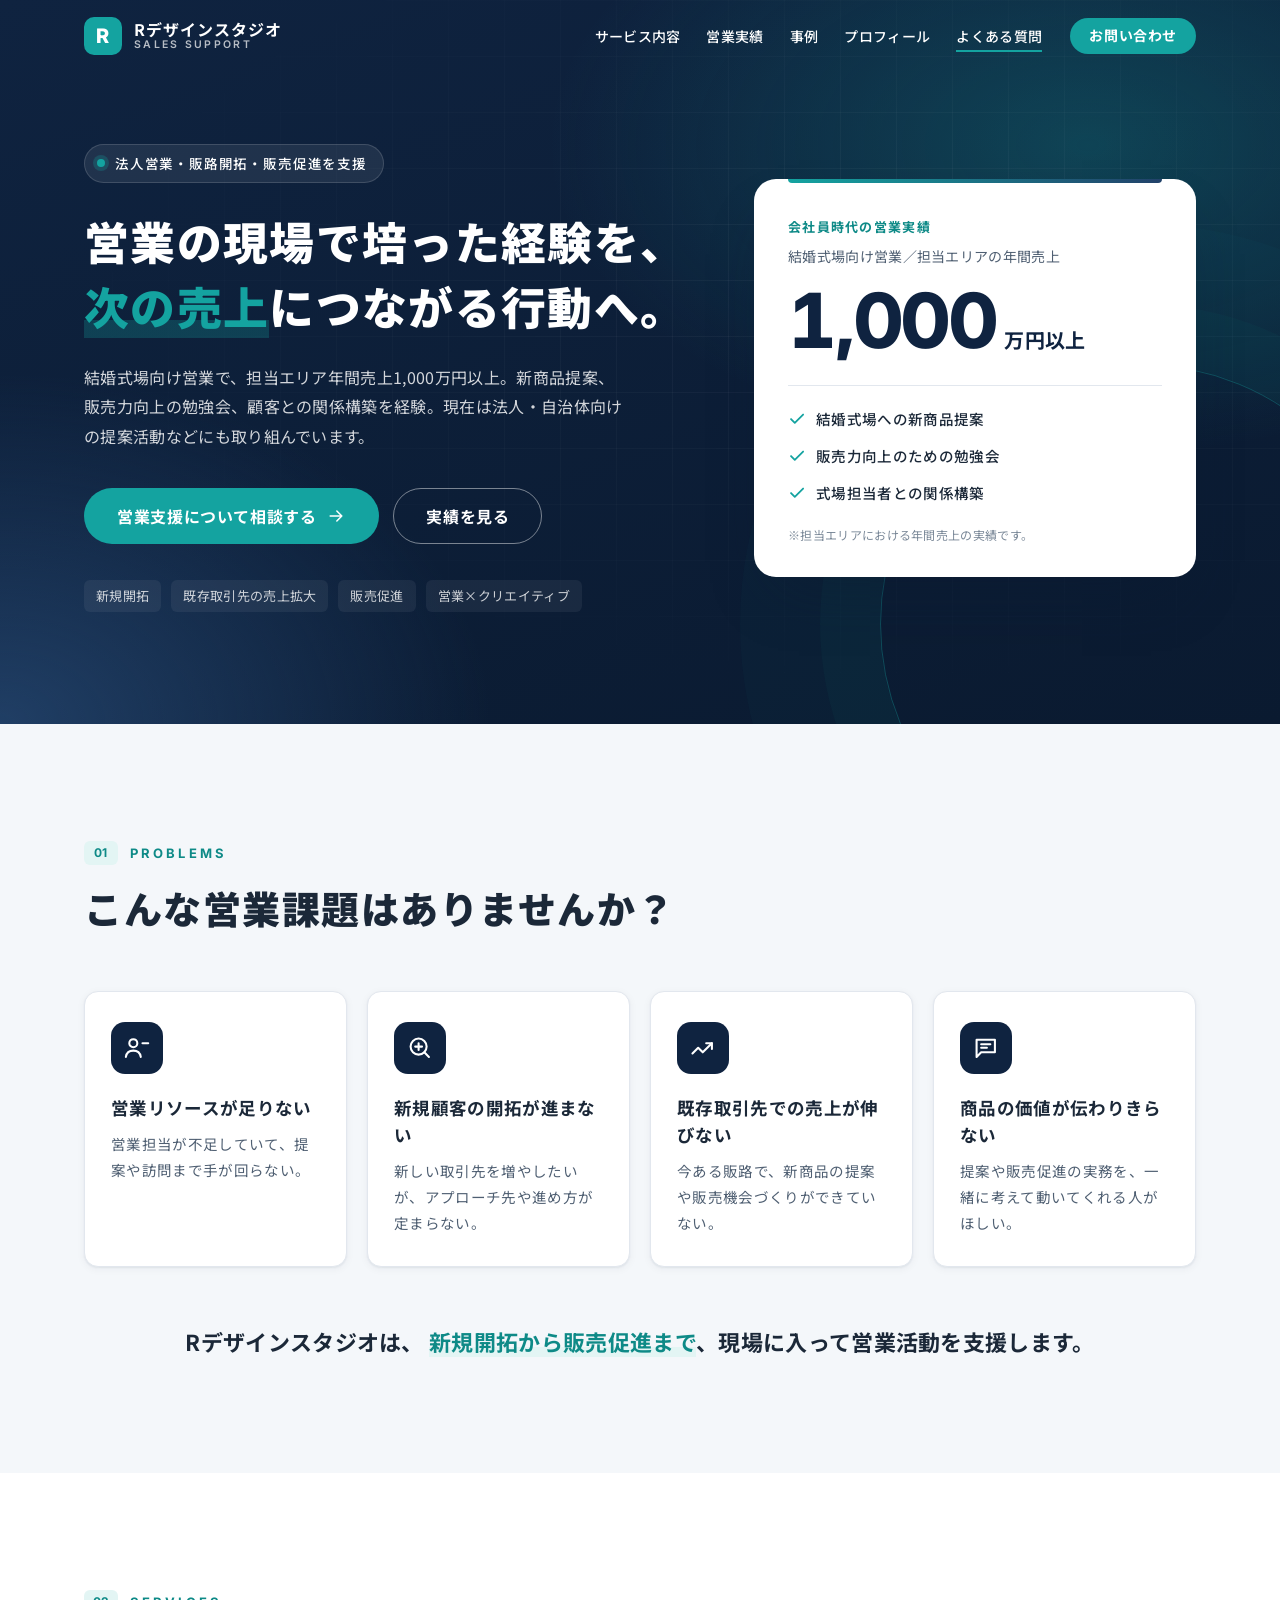
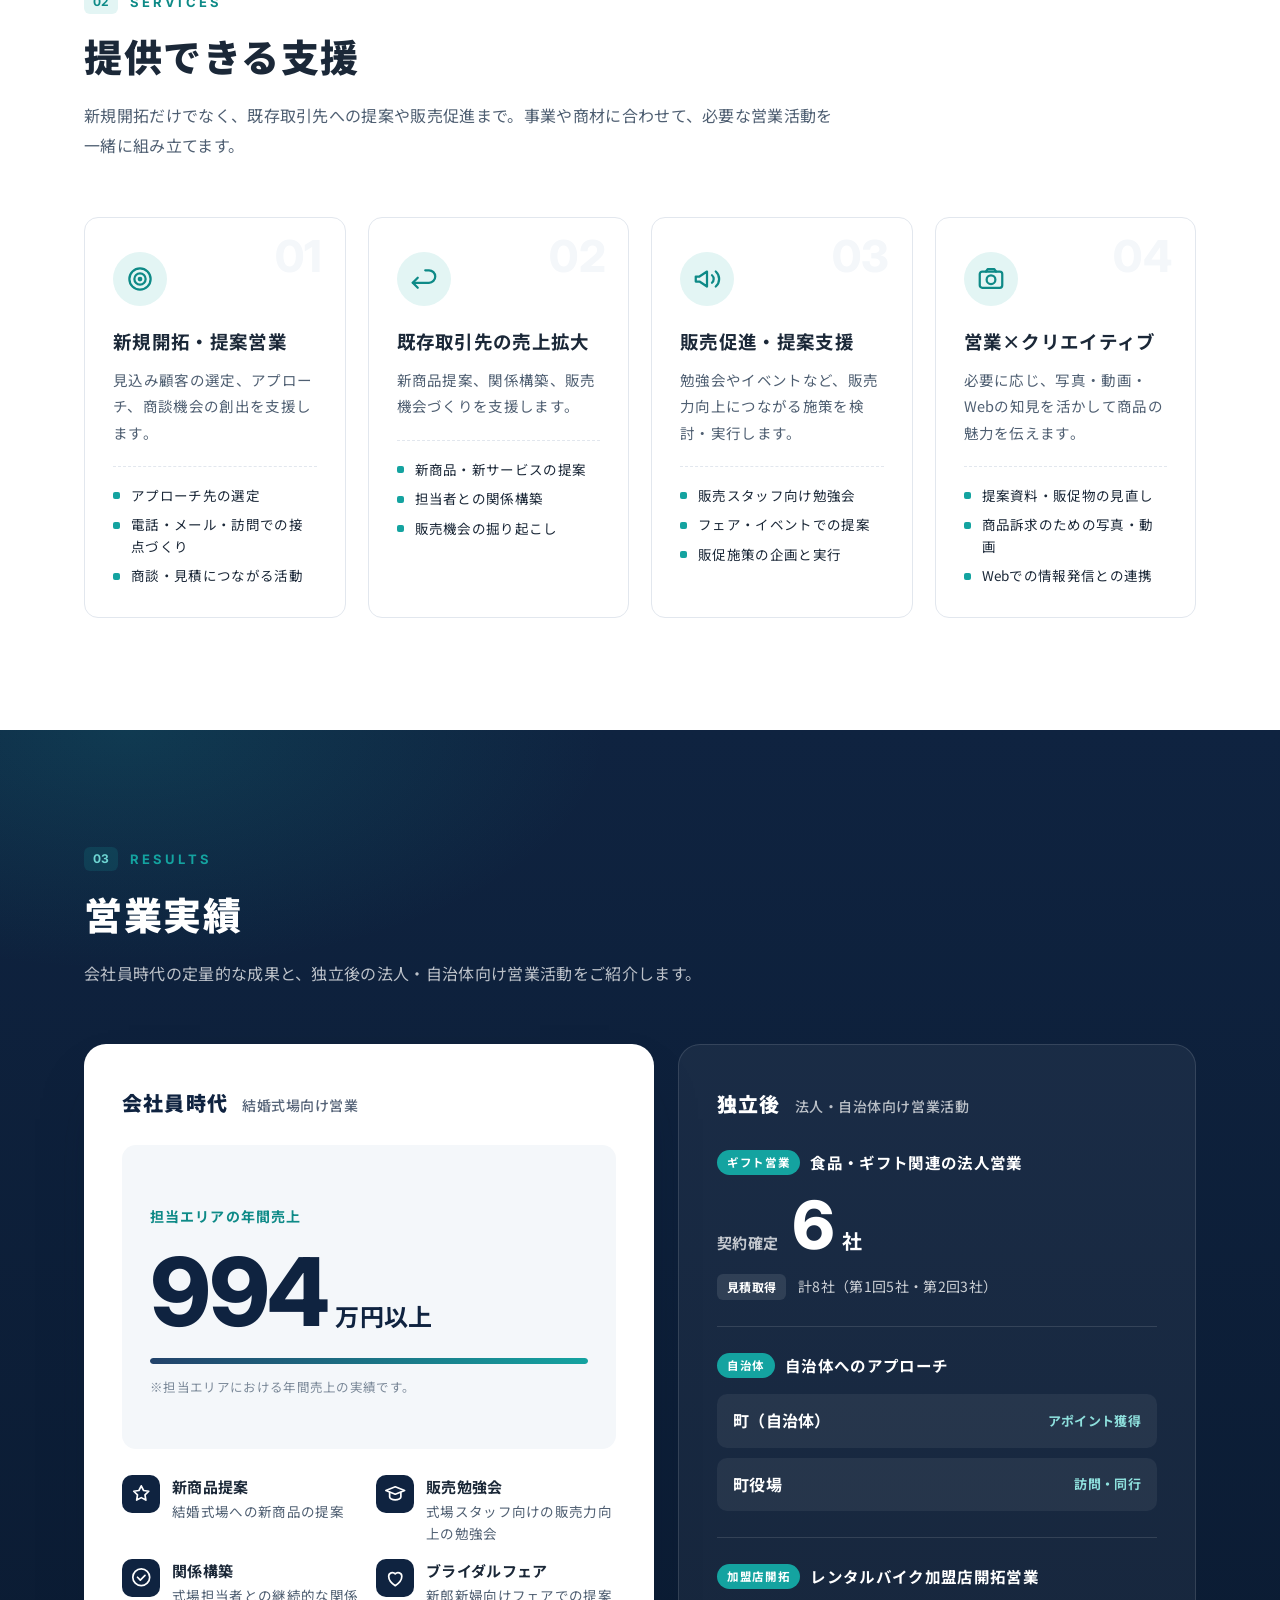
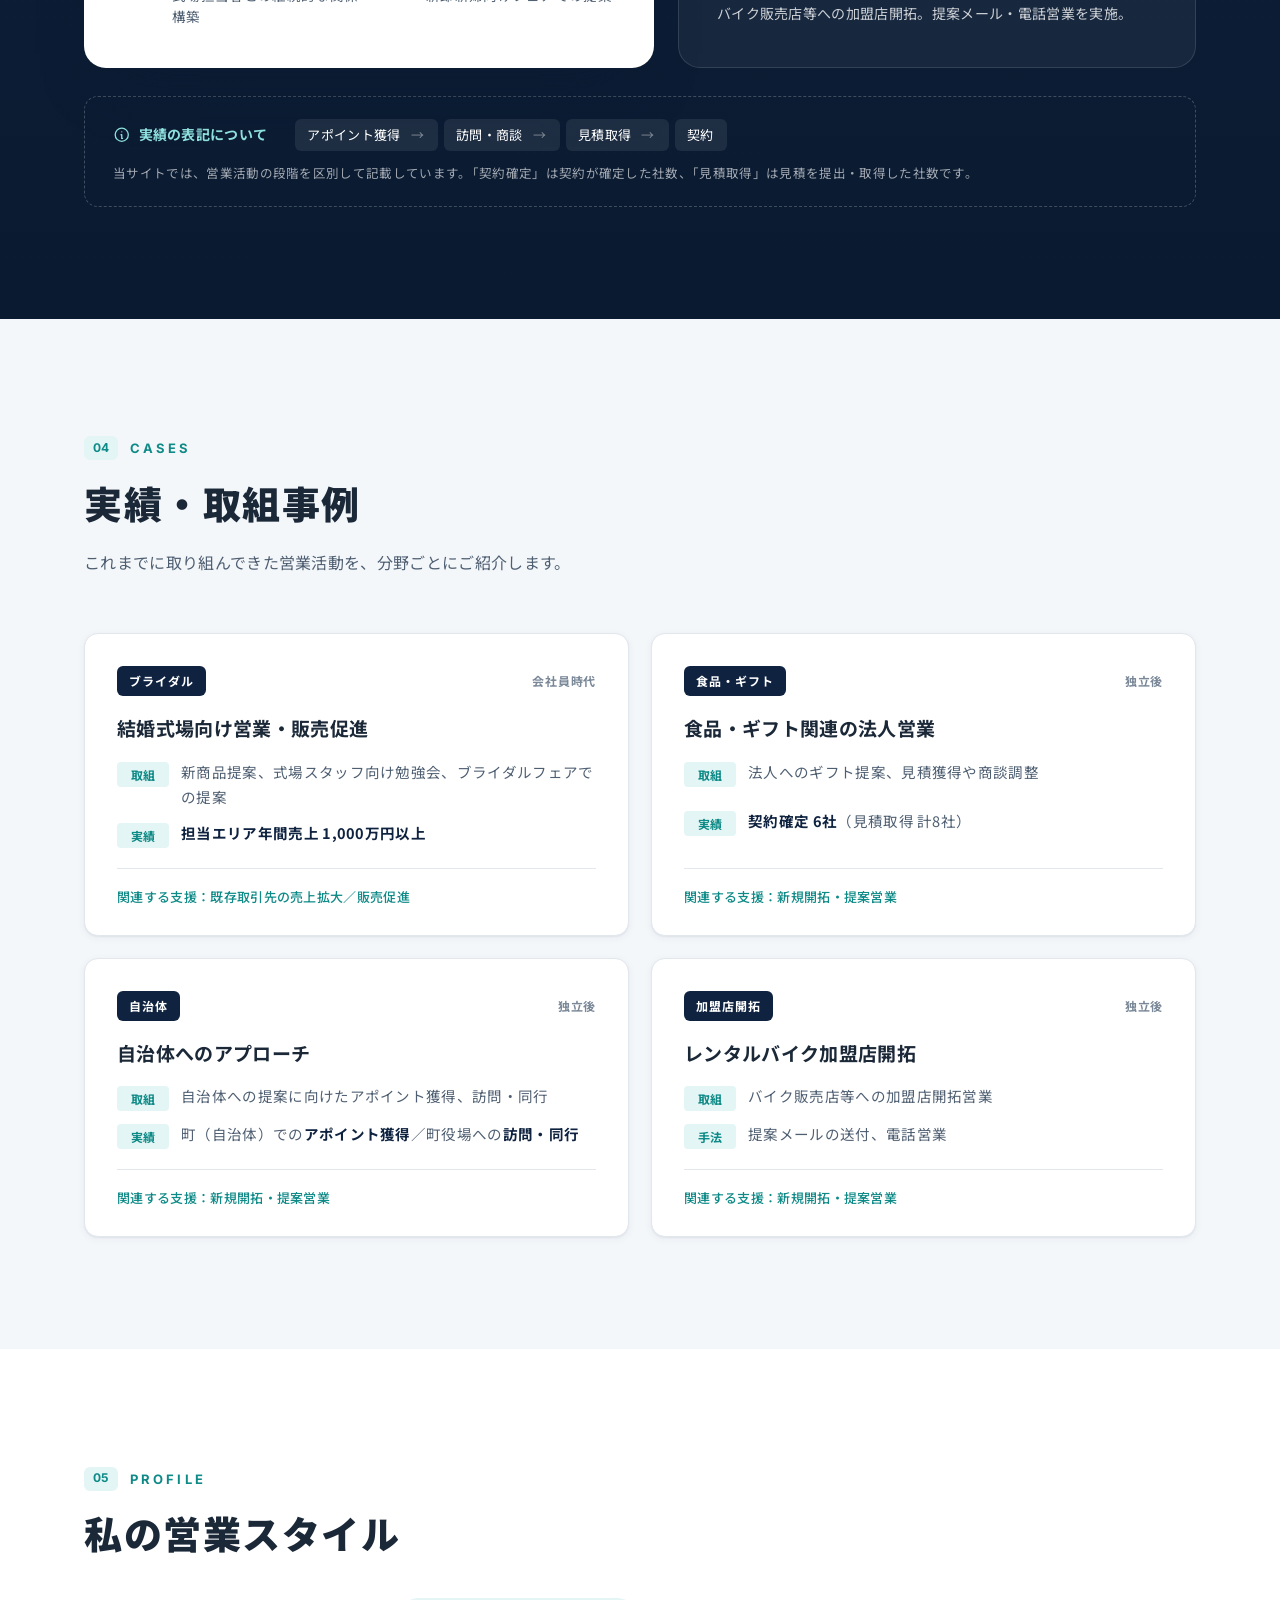
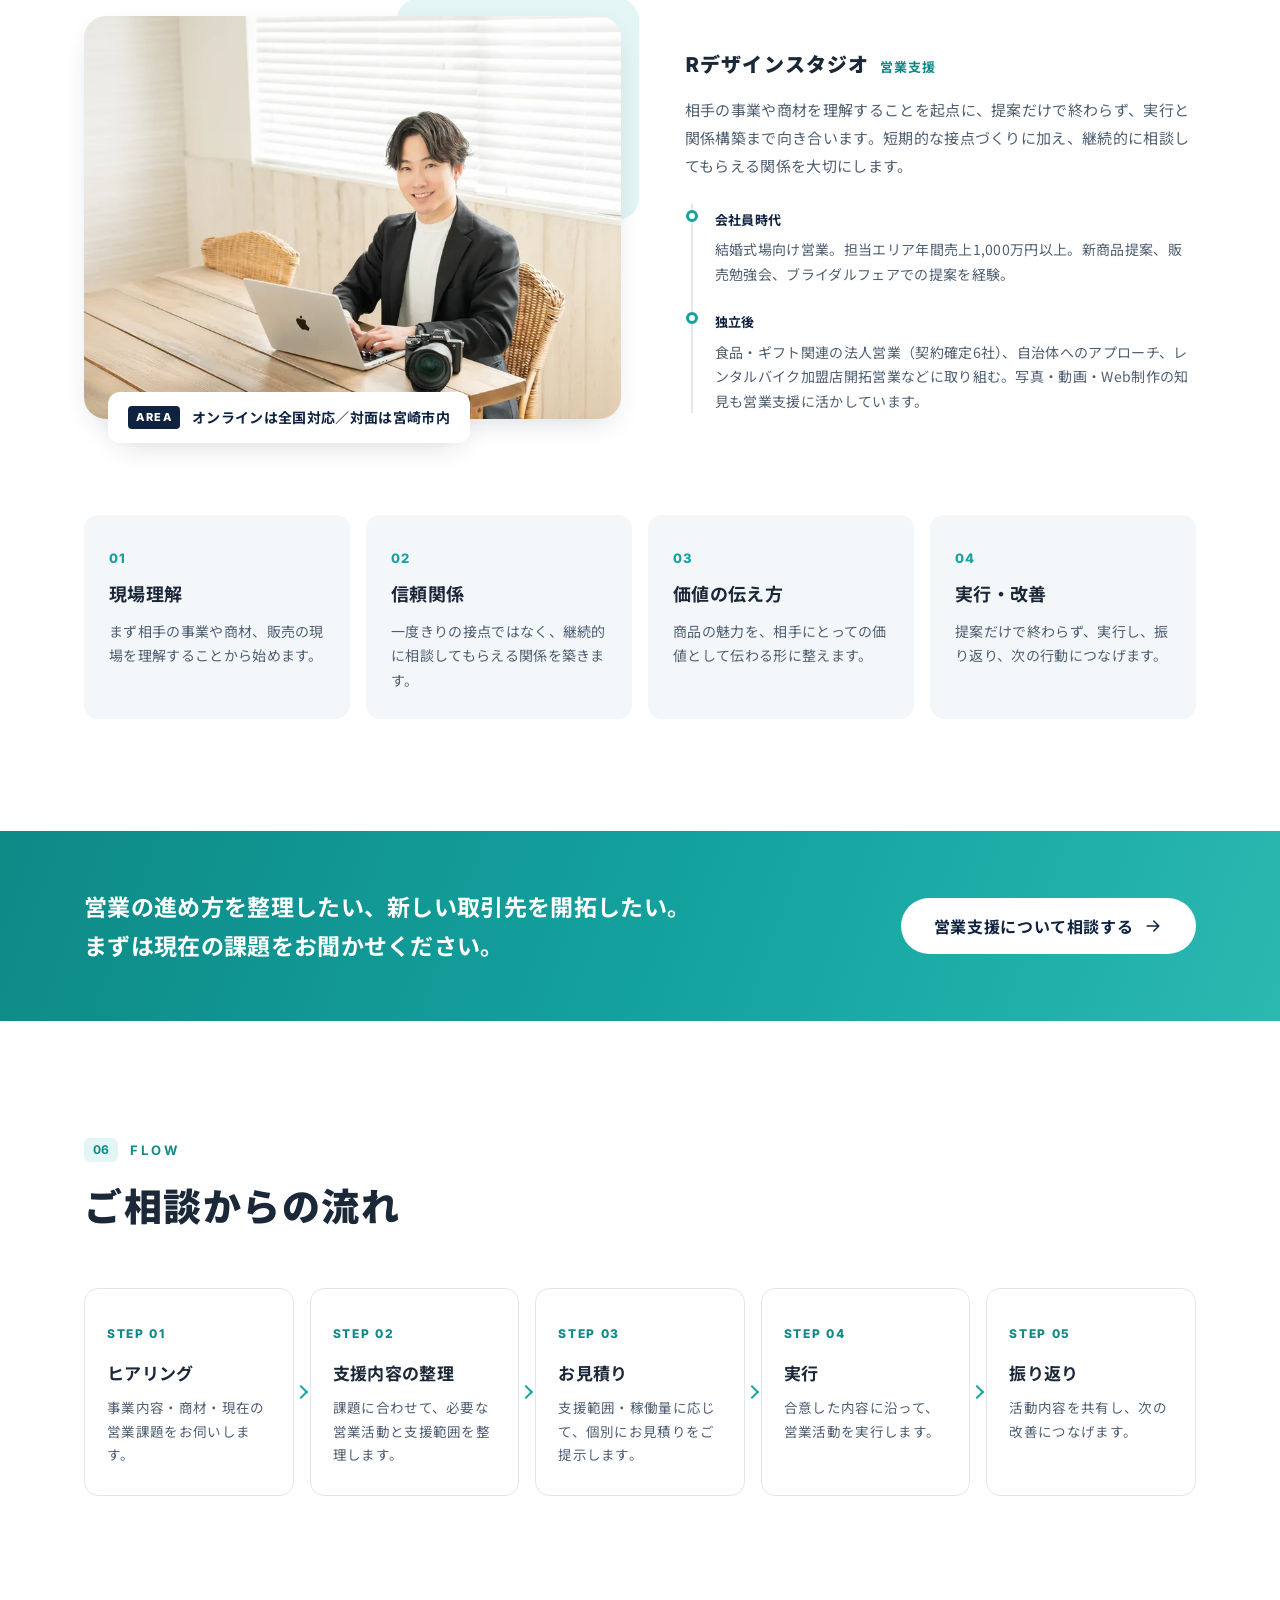
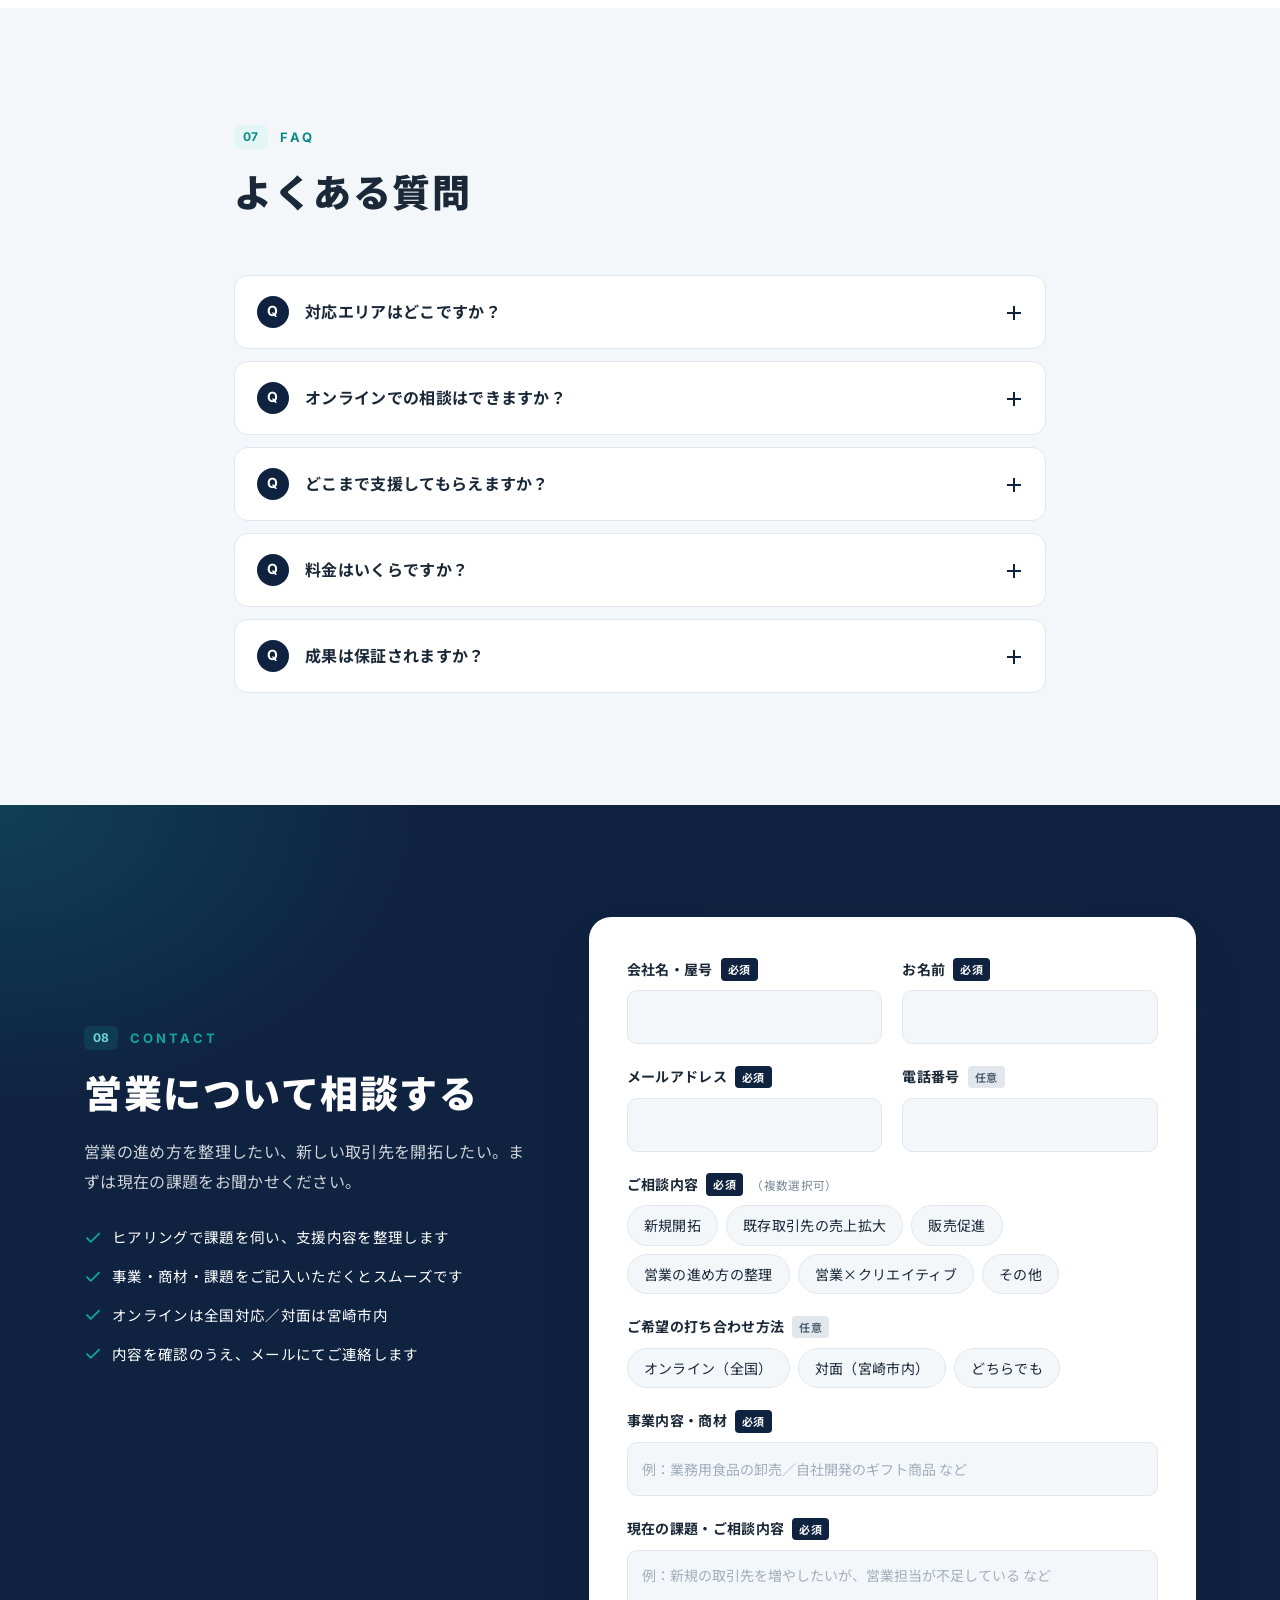
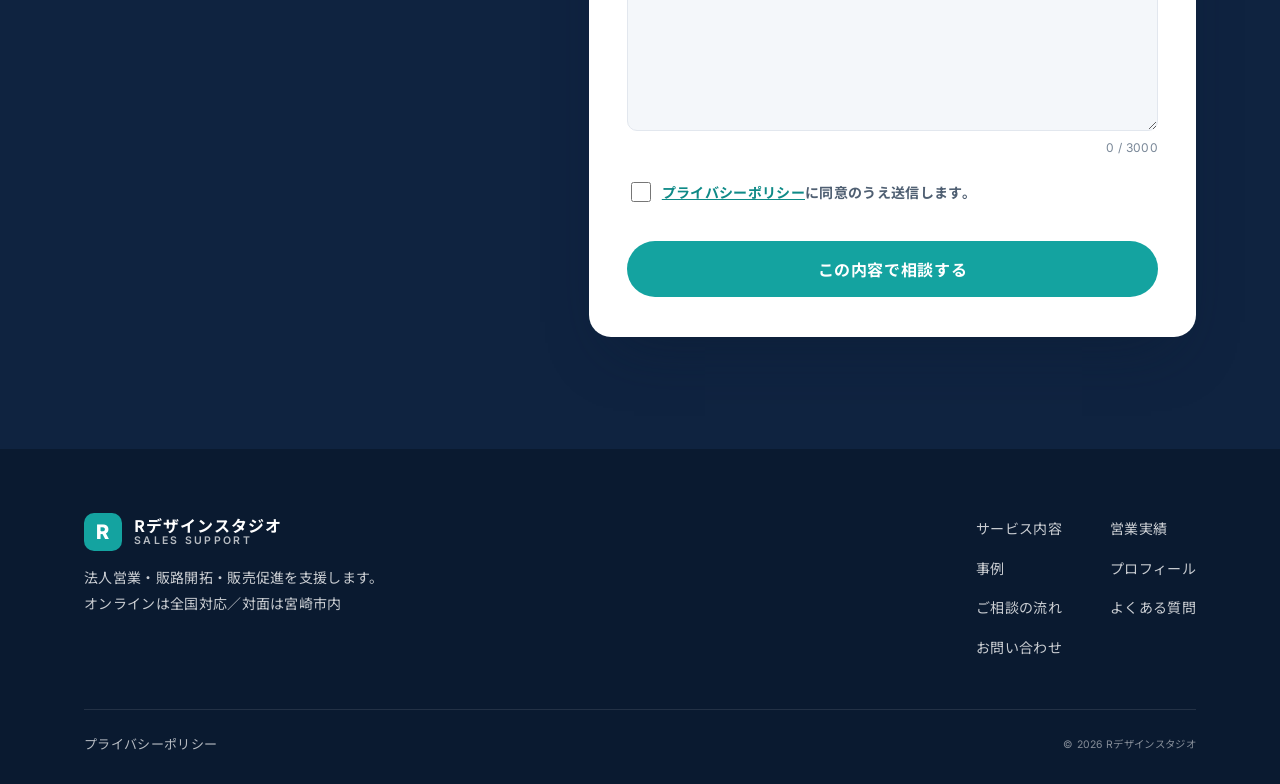
<file: index.html>
<!doctype html>
<html lang="ja">
<head>
  <meta charset="utf-8">
  <meta name="viewport" content="width=device-width, initial-scale=1">
  <title>Rデザインスタジオ 営業支援｜法人営業・販路開拓・販売促進の支援</title>
  <meta name="description" content="Rデザインスタジオの営業支援サービス。結婚式場向け営業で担当エリア年間売上1,000万円以上の経験をもとに、新規開拓・既存取引先の売上拡大・販売促進まで、法人企業の営業活動を支援します。">
  <meta name="theme-color" content="#0f2340">
  <meta property="og:type" content="website">
  <meta property="og:title" content="Rデザインスタジオ 営業支援">
  <meta property="og:description" content="営業の現場で培った経験を、次の売上につながる行動へ。法人営業・販路開拓・販売促進を支援します。">
  <meta property="og:locale" content="ja_JP">
  <link rel="icon" href="data:image/svg+xml,%3Csvg xmlns='http://www.w3.org/2000/svg' viewBox='0 0 64 64'%3E%3Crect width='64' height='64' rx='14' fill='%230f2340'/%3E%3Ctext x='32' y='44' font-family='Arial' font-weight='700' font-size='34' text-anchor='middle' fill='%2314a3a0'%3ER%3C/text%3E%3C/svg%3E">
  <link rel="preconnect" href="https://fonts.googleapis.com">
  <link rel="preconnect" href="https://fonts.gstatic.com" crossorigin>
  <link href="https://fonts.googleapis.com/css2?family=Inter:wght@500;600;700;800&family=Noto+Sans+JP:wght@400;500;700;900&display=swap" rel="stylesheet">
  <link rel="stylesheet" href="assets/css/style.css">
  <script>document.documentElement.classList.add('js');</script>
</head>
<body>
  <a class="skip-link" href="#main">本文へスキップ</a>

  <!-- ================= Header ================= -->
  <header class="site-header" id="top">
    <div class="container header-inner">
      <a class="brand" href="#top" aria-label="Rデザインスタジオ 営業支援 トップへ">
        <span class="brand-mark" aria-hidden="true">R</span>
        <span class="brand-text">
          <span class="brand-name">Rデザインスタジオ</span>
          <span class="brand-sub">SALES SUPPORT</span>
        </span>
      </a>

      <nav class="global-nav" id="global-nav" aria-label="メインメニュー">
        <ul>
          <li><a href="#services">サービス内容</a></li>
          <li><a href="#results">営業実績</a></li>
          <li><a href="#cases">事例</a></li>
          <li><a href="#profile">プロフィール</a></li>
          <li><a href="#faq">よくある質問</a></li>
        </ul>
        <a class="btn btn-primary btn-sm nav-cta" href="#contact">お問い合わせ</a>
      </nav>

      <button class="nav-toggle" type="button" aria-controls="global-nav" aria-expanded="false">
        <span class="nav-toggle-bar" aria-hidden="true"></span>
        <span class="visually-hidden">メニューを開く</span>
      </button>
    </div>
  </header>

  <main id="main">

    <!-- ================= 01 Hero ================= -->
    <section class="hero" aria-labelledby="hero-title">
      <div class="hero-bg" aria-hidden="true"></div>
      <div class="container hero-inner">
        <div class="hero-copy">
          <p class="hero-eyebrow reveal">
            <span class="dot" aria-hidden="true"></span>
            法人営業・販路開拓・販売促進を支援
          </p>
          <h1 class="hero-title reveal" id="hero-title">
            <span class="nw">営業の現場で</span><span class="nw">培った経験を、</span><br>
            <span class="nw"><span class="accent">次の売上</span>に</span><span class="nw">つながる行動へ。</span>
          </h1>
          <p class="hero-lead reveal">
            結婚式場向け営業で、担当エリア年間売上1,000万円以上。新商品提案、販売力向上の勉強会、顧客との関係構築を経験。現在は法人・自治体向けの提案活動などにも取り組んでいます。
          </p>
          <div class="hero-actions reveal">
            <a class="btn btn-primary btn-lg" href="#contact">
              営業支援について相談する
              <svg class="icon" viewBox="0 0 24 24" aria-hidden="true"><path d="M5 12h14M13 6l6 6-6 6"/></svg>
            </a>
            <a class="btn btn-ghost btn-lg" href="#results">実績を見る</a>
          </div>
          <ul class="hero-tags reveal" aria-label="対応領域">
            <li>新規開拓</li>
            <li>既存取引先の売上拡大</li>
            <li>販売促進</li>
            <li>営業×クリエイティブ</li>
          </ul>
        </div>

        <aside class="hero-card reveal" aria-label="主な営業実績">
          <p class="hero-card-label">会社員時代の営業実績</p>
          <p class="hero-card-sub">結婚式場向け営業／担当エリアの年間売上</p>
          <p class="kpi">
            <span class="kpi-num" data-count="1000" data-format="comma">1,000</span><span class="kpi-unit">万円以上</span>
          </p>
          <ul class="hero-card-list">
            <li>
              <svg class="icon" viewBox="0 0 24 24" aria-hidden="true"><path d="M20 6 9 17l-5-5"/></svg>
              結婚式場への新商品提案
            </li>
            <li>
              <svg class="icon" viewBox="0 0 24 24" aria-hidden="true"><path d="M20 6 9 17l-5-5"/></svg>
              販売力向上のための勉強会
            </li>
            <li>
              <svg class="icon" viewBox="0 0 24 24" aria-hidden="true"><path d="M20 6 9 17l-5-5"/></svg>
              式場担当者との関係構築
            </li>
          </ul>
          <p class="hero-card-note">※担当エリアにおける年間売上の実績です。</p>
        </aside>
      </div>
    </section>

    <!-- ================= 02 Problems ================= -->
    <section class="section problems" aria-labelledby="problems-title">
      <div class="container">
        <header class="section-head reveal">
          <p class="section-label"><span>01</span>PROBLEMS</p>
          <h2 class="section-title" id="problems-title">こんな営業課題はありませんか？</h2>
        </header>

        <ul class="problem-grid">
          <li class="problem-card reveal">
            <span class="problem-icon" aria-hidden="true">
              <svg class="icon" viewBox="0 0 24 24"><circle cx="9" cy="8" r="3.5"/><path d="M2.5 20c.6-3.6 3.3-5.5 6.5-5.5s5.9 1.9 6.5 5.5"/><path d="M17 8h5"/></svg>
            </span>
            <h3>営業リソースが足りない</h3>
            <p>営業担当が不足していて、提案や訪問まで手が回らない。</p>
          </li>
          <li class="problem-card reveal">
            <span class="problem-icon" aria-hidden="true">
              <svg class="icon" viewBox="0 0 24 24"><circle cx="11" cy="11" r="7"/><path d="m20 20-4-4"/><path d="M11 8v6M8 11h6"/></svg>
            </span>
            <h3>新規顧客の開拓が進まない</h3>
            <p>新しい取引先を増やしたいが、アプローチ先や進め方が定まらない。</p>
          </li>
          <li class="problem-card reveal">
            <span class="problem-icon" aria-hidden="true">
              <svg class="icon" viewBox="0 0 24 24"><path d="M3 17l5-5 4 4 8-8"/><path d="M15 8h5v5"/></svg>
            </span>
            <h3>既存取引先での売上が伸びない</h3>
            <p>今ある販路で、新商品の提案や販売機会づくりができていない。</p>
          </li>
          <li class="problem-card reveal">
            <span class="problem-icon" aria-hidden="true">
              <svg class="icon" viewBox="0 0 24 24"><path d="M4 5h16v11H8l-4 4z"/><path d="M8 9h8M8 12h5"/></svg>
            </span>
            <h3>商品の価値が伝わりきらない</h3>
            <p>提案や販売促進の実務を、一緒に考えて動いてくれる人がほしい。</p>
          </li>
        </ul>

        <p class="problems-bridge reveal">
          <span>Rデザインスタジオは、</span>
          <strong>新規開拓から販売促進まで</strong><span>、現場に入って営業活動を支援します。</span>
        </p>
      </div>
    </section>

    <!-- ================= 03 Services ================= -->
    <section class="section services" id="services" aria-labelledby="services-title">
      <div class="container">
        <header class="section-head reveal">
          <p class="section-label"><span>02</span>SERVICES</p>
          <h2 class="section-title" id="services-title">提供できる支援</h2>
          <p class="section-desc">新規開拓だけでなく、既存取引先への提案や販売促進まで。事業や商材に合わせて、必要な営業活動を一緒に組み立てます。</p>
        </header>

        <div class="service-grid">
          <article class="service-card reveal">
            <div class="service-num">01</div>
            <span class="service-icon" aria-hidden="true">
              <svg class="icon" viewBox="0 0 24 24"><circle cx="12" cy="12" r="8.5"/><circle cx="12" cy="12" r="4.5"/><circle cx="12" cy="12" r="1"/></svg>
            </span>
            <h3>新規開拓・提案営業</h3>
            <p>見込み顧客の選定、アプローチ、商談機会の創出を支援します。</p>
            <ul class="service-points">
              <li>アプローチ先の選定</li>
              <li>電話・メール・訪問での接点づくり</li>
              <li>商談・見積につながる活動</li>
            </ul>
          </article>

          <article class="service-card reveal">
            <div class="service-num">02</div>
            <span class="service-icon" aria-hidden="true">
              <svg class="icon" viewBox="0 0 24 24"><path d="M7 11 3 15l4 4"/><path d="M3 15h13a5 5 0 0 0 0-10h-3"/></svg>
            </span>
            <h3>既存取引先の売上拡大</h3>
            <p>新商品提案、関係構築、販売機会づくりを支援します。</p>
            <ul class="service-points">
              <li>新商品・新サービスの提案</li>
              <li>担当者との関係構築</li>
              <li>販売機会の掘り起こし</li>
            </ul>
          </article>

          <article class="service-card reveal">
            <div class="service-num">03</div>
            <span class="service-icon" aria-hidden="true">
              <svg class="icon" viewBox="0 0 24 24"><path d="M3 10v4h3l6 4V6L6 10z"/><path d="M16 9a4 4 0 0 1 0 6M19 6a8 8 0 0 1 0 12"/></svg>
            </span>
            <h3>販売促進・提案支援</h3>
            <p>勉強会やイベントなど、販売力向上につながる施策を検討・実行します。</p>
            <ul class="service-points">
              <li>販売スタッフ向け勉強会</li>
              <li>フェア・イベントでの提案</li>
              <li>販促施策の企画と実行</li>
            </ul>
          </article>

          <article class="service-card reveal">
            <div class="service-num">04</div>
            <span class="service-icon" aria-hidden="true">
              <svg class="icon" viewBox="0 0 24 24"><rect x="3" y="6" width="18" height="13" rx="2"/><circle cx="12" cy="12.5" r="3.5"/><path d="M8 6l1.5-2h5L16 6"/></svg>
            </span>
            <h3>営業×クリエイティブ</h3>
            <p>必要に応じ、写真・動画・Webの知見を活かして商品の魅力を伝えます。</p>
            <ul class="service-points">
              <li>提案資料・販促物の見直し</li>
              <li>商品訴求のための写真・動画</li>
              <li>Webでの情報発信との連携</li>
            </ul>
          </article>
        </div>
      </div>
    </section>

    <!-- ================= 04 Results ================= -->
    <section class="section results" id="results" aria-labelledby="results-title">
      <div class="container">
        <header class="section-head section-head-light reveal">
          <p class="section-label"><span>03</span>RESULTS</p>
          <h2 class="section-title" id="results-title">営業実績</h2>
          <p class="section-desc">会社員時代の定量的な成果と、独立後の法人・自治体向け営業活動をご紹介します。</p>
        </header>

        <div class="results-grid">
          <!-- 会社員時代 -->
          <article class="result-panel result-main reveal">
            <p class="result-era">会社員時代<span>結婚式場向け営業</span></p>
            <div class="result-kpi">
              <p class="result-kpi-label">担当エリアの年間売上</p>
              <p class="kpi kpi-xl">
                <span class="kpi-num" data-count="1000" data-format="comma">1,000</span><span class="kpi-unit">万円以上</span>
              </p>
              <div class="kpi-meter" aria-hidden="true"><span></span></div>
              <p class="result-note">※担当エリアにおける年間売上の実績です。</p>
            </div>
            <ul class="result-activities">
              <li>
                <span class="ra-icon" aria-hidden="true"><svg class="icon" viewBox="0 0 24 24"><path d="M12 3l2.5 5 5.5.8-4 3.9.9 5.5L12 15.6 7.1 18.2 8 12.7 4 8.8 9.5 8z"/></svg></span>
                <span><strong>新商品提案</strong>結婚式場への新商品の提案</span>
              </li>
              <li>
                <span class="ra-icon" aria-hidden="true"><svg class="icon" viewBox="0 0 24 24"><path d="M2 8l10-4 10 4-10 4z"/><path d="M6 10v5c0 1.5 2.7 3 6 3s6-1.5 6-3v-5"/></svg></span>
                <span><strong>販売勉強会</strong>式場スタッフ向けの販売力向上の勉強会</span>
              </li>
              <li>
                <span class="ra-icon" aria-hidden="true"><svg class="icon" viewBox="0 0 24 24"><path d="M8 12l3 3 5-5"/><path d="M3 12a9 9 0 1 0 18 0 9 9 0 1 0-18 0"/></svg></span>
                <span><strong>関係構築</strong>式場担当者との継続的な関係構築</span>
              </li>
              <li>
                <span class="ra-icon" aria-hidden="true"><svg class="icon" viewBox="0 0 24 24"><path d="M12 21s-7-4.4-7-10a4 4 0 0 1 7-2.6A4 4 0 0 1 19 11c0 5.6-7 10-7 10z"/></svg></span>
                <span><strong>ブライダルフェア</strong>新郎新婦向けフェアでの提案</span>
              </li>
            </ul>
          </article>

          <!-- 独立後 -->
          <article class="result-panel result-sub reveal">
            <p class="result-era">独立後<span>法人・自治体向け営業活動</span></p>

            <div class="result-block">
              <p class="result-block-title">
                <span class="chip">ギフト営業</span>食品・ギフト関連の法人営業
              </p>
              <p class="kpi kpi-md">
                <span class="kpi-pre">契約確定</span><span class="kpi-num" data-count="6">6</span><span class="kpi-unit">社</span>
              </p>
              <p class="result-substat"><span>見積取得</span>計8社（第1回5社・第2回3社）</p>
            </div>

            <div class="result-block">
              <p class="result-block-title"><span class="chip">自治体</span>自治体へのアプローチ</p>
              <ul class="result-facts">
                <li><strong>町（自治体）</strong><span>アポイント獲得</span></li>
                <li><strong>町役場</strong><span>訪問・同行</span></li>
              </ul>
            </div>

            <div class="result-block">
              <p class="result-block-title"><span class="chip">加盟店開拓</span>レンタルバイク加盟店開拓営業</p>
              <p class="result-text">バイク販売店等への加盟店開拓。提案メール・電話営業を実施。</p>
            </div>
          </article>
        </div>

        <div class="stage-legend reveal" aria-label="実績表記の区分">
          <p class="stage-legend-title">
            <svg class="icon" viewBox="0 0 24 24" aria-hidden="true"><circle cx="12" cy="12" r="9"/><path d="M12 8v.01M11 12h1v5h1"/></svg>
            実績の表記について
          </p>
          <ol class="stage-steps">
            <li>アポイント獲得</li>
            <li>訪問・商談</li>
            <li>見積取得</li>
            <li>契約</li>
          </ol>
          <p class="stage-legend-text">当サイトでは、営業活動の段階を区別して記載しています。「契約確定」は契約が確定した社数、「見積取得」は見積を提出・取得した社数です。</p>
        </div>
      </div>
    </section>

    <!-- ================= 05 Cases ================= -->
    <section class="section cases" id="cases" aria-labelledby="cases-title">
      <div class="container">
        <header class="section-head reveal">
          <p class="section-label"><span>04</span>CASES</p>
          <h2 class="section-title" id="cases-title">実績・取組事例</h2>
          <p class="section-desc">これまでに取り組んできた営業活動を、分野ごとにご紹介します。</p>
        </header>

        <div class="case-grid">
          <article class="case-card reveal">
            <div class="case-top">
              <span class="case-cat">ブライダル</span>
              <span class="case-era">会社員時代</span>
            </div>
            <h3>結婚式場向け営業・販売促進</h3>
            <dl class="case-dl">
              <div><dt>取組</dt><dd>新商品提案、式場スタッフ向け勉強会、ブライダルフェアでの提案</dd></div>
              <div><dt>実績</dt><dd><strong>担当エリア年間売上 1,000万円以上</strong></dd></div>
            </dl>
            <p class="case-link">関連する支援：既存取引先の売上拡大／販売促進</p>
          </article>

          <article class="case-card reveal">
            <div class="case-top">
              <span class="case-cat">食品・ギフト</span>
              <span class="case-era">独立後</span>
            </div>
            <h3>食品・ギフト関連の法人営業</h3>
            <dl class="case-dl">
              <div><dt>取組</dt><dd>法人へのギフト提案、見積獲得や商談調整</dd></div>
              <div><dt>実績</dt><dd><strong>契約確定 6社</strong>（見積取得 計8社）</dd></div>
            </dl>
            <p class="case-link">関連する支援：新規開拓・提案営業</p>
          </article>

          <article class="case-card reveal">
            <div class="case-top">
              <span class="case-cat">自治体</span>
              <span class="case-era">独立後</span>
            </div>
            <h3>自治体へのアプローチ</h3>
            <dl class="case-dl">
              <div><dt>取組</dt><dd>自治体への提案に向けたアポイント獲得、訪問・同行</dd></div>
              <div><dt>実績</dt><dd>町（自治体）での<strong>アポイント獲得</strong>／町役場への<strong>訪問・同行</strong></dd></div>
            </dl>
            <p class="case-link">関連する支援：新規開拓・提案営業</p>
          </article>

          <article class="case-card reveal">
            <div class="case-top">
              <span class="case-cat">加盟店開拓</span>
              <span class="case-era">独立後</span>
            </div>
            <h3>レンタルバイク加盟店開拓</h3>
            <dl class="case-dl">
              <div><dt>取組</dt><dd>バイク販売店等への加盟店開拓営業</dd></div>
              <div><dt>手法</dt><dd>提案メールの送付、電話営業</dd></div>
            </dl>
            <p class="case-link">関連する支援：新規開拓・提案営業</p>
          </article>
        </div>
      </div>
    </section>

    <!-- ================= 06 Profile / Style ================= -->
    <section class="section profile" id="profile" aria-labelledby="profile-title">
      <div class="container">
        <header class="section-head reveal">
          <p class="section-label"><span>05</span>PROFILE</p>
          <h2 class="section-title" id="profile-title">私の営業スタイル</h2>
        </header>

        <div class="profile-layout">
          <figure class="profile-photo reveal">
            <picture>
              <source type="image/webp" srcset="assets/img/profile-800.webp 800w, assets/img/profile-1400.webp 1400w" sizes="(max-width: 900px) 100vw, 560px">
              <img src="assets/img/profile-800.jpg" srcset="assets/img/profile-800.jpg 800w, assets/img/profile-1400.jpg 1400w" sizes="(max-width: 900px) 100vw, 560px" width="1400" height="1064" loading="lazy" decoding="async" alt="ノートパソコンとカメラを置いたテーブルで仕事をする、Rデザインスタジオの営業支援担当者">
            </picture>
            <figcaption class="profile-badge">
              <span class="profile-badge-label">AREA</span>
              <span><span class="nw">オンラインは全国対応／</span><span class="nw">対面は宮崎市内</span></span>
            </figcaption>
          </figure>

          <div class="profile-text reveal">
            <p class="profile-name">Rデザインスタジオ<span>営業支援</span></p>
            <p class="profile-lead">
              相手の事業や商材を理解することを起点に、提案だけで終わらず、実行と関係構築まで向き合います。短期的な接点づくりに加え、継続的に相談してもらえる関係を大切にします。
            </p>
            <ol class="timeline">
              <li>
                <span class="tl-tag">会社員時代</span>
                <p>結婚式場向け営業。担当エリア年間売上1,000万円以上。新商品提案、販売勉強会、ブライダルフェアでの提案を経験。</p>
              </li>
              <li>
                <span class="tl-tag">独立後</span>
                <p>食品・ギフト関連の法人営業（契約確定6社）、自治体へのアプローチ、レンタルバイク加盟店開拓営業などに取り組む。写真・動画・Web制作の知見も営業支援に活かしています。</p>
              </li>
            </ol>
          </div>
        </div>

          <ul class="style-grid">
            <li class="style-card reveal">
              <span class="style-num">01</span>
              <h3>現場理解</h3>
              <p>まず相手の事業や商材、販売の現場を理解することから始めます。</p>
            </li>
            <li class="style-card reveal">
              <span class="style-num">02</span>
              <h3>信頼関係</h3>
              <p>一度きりの接点ではなく、継続的に相談してもらえる関係を築きます。</p>
            </li>
            <li class="style-card reveal">
              <span class="style-num">03</span>
              <h3>価値の伝え方</h3>
              <p>商品の魅力を、相手にとっての価値として伝わる形に整えます。</p>
            </li>
            <li class="style-card reveal">
              <span class="style-num">04</span>
              <h3>実行・改善</h3>
              <p>提案だけで終わらず、実行し、振り返り、次の行動につなげます。</p>
            </li>
          </ul>
      </div>
    </section>

    <!-- ================= Mid CTA ================= -->
    <section class="cta-band" aria-label="ご相談のご案内">
      <div class="container cta-band-inner reveal">
        <p class="cta-band-text">営業の進め方を整理したい、新しい取引先を開拓したい。<br class="pc-only">まずは現在の課題をお聞かせください。</p>
        <a class="btn btn-accent btn-lg" href="#contact">
          営業支援について相談する
          <svg class="icon" viewBox="0 0 24 24" aria-hidden="true"><path d="M5 12h14M13 6l6 6-6 6"/></svg>
        </a>
      </div>
    </section>

    <!-- ================= 07 Flow ================= -->
    <section class="section flow" id="flow" aria-labelledby="flow-title">
      <div class="container">
        <header class="section-head reveal">
          <p class="section-label"><span>06</span>FLOW</p>
          <h2 class="section-title" id="flow-title">ご相談からの流れ</h2>
        </header>

        <ol class="flow-list">
          <li class="flow-step reveal">
            <span class="flow-num">STEP 01</span>
            <h3>ヒアリング</h3>
            <p>事業内容・商材・現在の営業課題をお伺いします。</p>
          </li>
          <li class="flow-step reveal">
            <span class="flow-num">STEP 02</span>
            <h3>支援内容の整理</h3>
            <p>課題に合わせて、必要な営業活動と支援範囲を整理します。</p>
          </li>
          <li class="flow-step reveal">
            <span class="flow-num">STEP 03</span>
            <h3>お見積り</h3>
            <p>支援範囲・稼働量に応じて、個別にお見積りをご提示します。</p>
          </li>
          <li class="flow-step reveal">
            <span class="flow-num">STEP 04</span>
            <h3>実行</h3>
            <p>合意した内容に沿って、営業活動を実行します。</p>
          </li>
          <li class="flow-step reveal">
            <span class="flow-num">STEP 05</span>
            <h3>振り返り</h3>
            <p>活動内容を共有し、次の改善につなげます。</p>
          </li>
        </ol>
      </div>
    </section>

    <!-- ================= 08 FAQ ================= -->
    <section class="section faq" id="faq" aria-labelledby="faq-title">
      <div class="container container-narrow">
        <header class="section-head reveal">
          <p class="section-label"><span>07</span>FAQ</p>
          <h2 class="section-title" id="faq-title">よくある質問</h2>
        </header>

        <div class="faq-list">
          <details class="faq-item reveal">
            <summary><span class="faq-q">Q</span>対応エリアはどこですか？</summary>
            <div class="faq-a"><p>オンラインでのご相談・ご支援は<strong>全国</strong>に対応しています。対面でのお打ち合わせ・訪問は<strong>宮崎市内</strong>のみ対応しています。</p></div>
          </details>
          <details class="faq-item reveal">
            <summary><span class="faq-q">Q</span>オンラインでの相談はできますか？</summary>
            <div class="faq-a"><p>はい、オンラインで全国からのご相談に対応しています。宮崎市内の方は対面でのお打ち合わせも可能です。ご希望の方法をお問い合わせフォームにご記入ください。</p></div>
          </details>
          <details class="faq-item reveal">
            <summary><span class="faq-q">Q</span>どこまで支援してもらえますか？</summary>
            <div class="faq-a"><p>新規開拓・提案営業、既存取引先への提案、販売促進施策の検討・実行などに対応します。ヒアリングで課題を伺い、支援範囲を整理してからご提案します。</p></div>
          </details>
          <details class="faq-item reveal">
            <summary><span class="faq-q">Q</span>料金はいくらですか？</summary>
            <div class="faq-a"><p>案件の範囲や稼働量によって変わるため、個別にお見積りします。</p></div>
          </details>
          <details class="faq-item reveal">
            <summary><span class="faq-q">Q</span>成果は保証されますか？</summary>
            <div class="faq-a"><p>営業活動の成果は商材や市場環境によって変わるため、成果の保証はしておりません。そのぶん、活動内容と進捗を共有し、改善しながら進めます。</p></div>
          </details>
        </div>
      </div>
    </section>

    <!-- ================= 09 Contact ================= -->
    <section class="section contact" id="contact" aria-labelledby="contact-title">
      <div class="container">
        <div class="contact-layout">
          <header class="contact-head reveal">
            <p class="section-label section-label-light"><span>08</span>CONTACT</p>
            <h2 class="section-title" id="contact-title">営業について相談する</h2>
            <p class="contact-lead">営業の進め方を整理したい、新しい取引先を開拓したい。まずは現在の課題をお聞かせください。</p>
            <ul class="contact-points">
              <li>
                <svg class="icon" viewBox="0 0 24 24" aria-hidden="true"><path d="M20 6 9 17l-5-5"/></svg>
                ヒアリングで課題を伺い、支援内容を整理します
              </li>
              <li>
                <svg class="icon" viewBox="0 0 24 24" aria-hidden="true"><path d="M20 6 9 17l-5-5"/></svg>
                事業・商材・課題をご記入いただくとスムーズです
              </li>
              <li>
                <svg class="icon" viewBox="0 0 24 24" aria-hidden="true"><path d="M20 6 9 17l-5-5"/></svg>
                オンラインは全国対応／対面は宮崎市内
              </li>
              <li>
                <svg class="icon" viewBox="0 0 24 24" aria-hidden="true"><path d="M20 6 9 17l-5-5"/></svg>
                内容を確認のうえ、メールにてご連絡します
              </li>
            </ul>
          </header>

          <form class="contact-form reveal" id="contact-form" novalidate>
            <div class="form-grid">
              <div class="field">
                <label for="f-company">会社名・屋号<span class="req">必須</span></label>
                <input id="f-company" name="company" type="text" autocomplete="organization" required maxlength="100">
                <p class="field-error" aria-live="polite"></p>
              </div>
              <div class="field">
                <label for="f-name">お名前<span class="req">必須</span></label>
                <input id="f-name" name="name" type="text" autocomplete="name" required maxlength="60">
                <p class="field-error" aria-live="polite"></p>
              </div>
              <div class="field">
                <label for="f-email">メールアドレス<span class="req">必須</span></label>
                <input id="f-email" name="email" type="email" autocomplete="email" inputmode="email" required maxlength="254">
                <p class="field-error" aria-live="polite"></p>
              </div>
              <div class="field">
                <label for="f-tel">電話番号<span class="opt">任意</span></label>
                <input id="f-tel" name="tel" type="tel" autocomplete="tel" inputmode="tel" maxlength="20" pattern="[0-9０-９+\-−ー() ]*">
                <p class="field-error" aria-live="polite"></p>
              </div>

              <fieldset class="field field-full">
                <legend>ご相談内容<span class="req">必須</span><small>（複数選択可）</small></legend>
                <div class="check-group">
                  <label class="check"><input type="checkbox" name="topics" value="新規開拓"><span>新規開拓</span></label>
                  <label class="check"><input type="checkbox" name="topics" value="既存取引先の売上拡大"><span>既存取引先の売上拡大</span></label>
                  <label class="check"><input type="checkbox" name="topics" value="販売促進"><span>販売促進</span></label>
                  <label class="check"><input type="checkbox" name="topics" value="営業の進め方の整理"><span>営業の進め方の整理</span></label>
                  <label class="check"><input type="checkbox" name="topics" value="営業×クリエイティブ"><span>営業×クリエイティブ</span></label>
                  <label class="check"><input type="checkbox" name="topics" value="その他"><span>その他</span></label>
                </div>
                <p class="field-error" aria-live="polite"></p>
              </fieldset>

              <fieldset class="field field-full">
                <legend>ご希望の打ち合わせ方法<span class="opt">任意</span></legend>
                <div class="check-group">
                  <label class="check"><input type="radio" name="meeting" value="オンライン"><span>オンライン（全国）</span></label>
                  <label class="check"><input type="radio" name="meeting" value="対面（宮崎市内）"><span>対面（宮崎市内）</span></label>
                  <label class="check"><input type="radio" name="meeting" value="どちらでも"><span>どちらでも</span></label>
                </div>
              </fieldset>

              <div class="field field-full">
                <label for="f-business">事業内容・商材<span class="req">必須</span></label>
                <input id="f-business" name="business" type="text" required maxlength="200" placeholder="例：業務用食品の卸売／自社開発のギフト商品 など">
                <p class="field-error" aria-live="polite"></p>
              </div>
              <div class="field field-full">
                <label for="f-message">現在の課題・ご相談内容<span class="req">必須</span></label>
                <textarea id="f-message" name="message" rows="6" required maxlength="3000" placeholder="例：新規の取引先を増やしたいが、営業担当が不足している など"></textarea>
                <p class="field-hint"><span class="char-count">0</span> / 3000</p>
                <p class="field-error" aria-live="polite"></p>
              </div>

              <!-- スパム対策（人には見えない項目。入力があれば送信しない） -->
              <div class="hp-field" aria-hidden="true">
                <label for="f-website">Website</label>
                <input id="f-website" name="_gotcha" type="text" tabindex="-1" autocomplete="off">
              </div>

              <div class="field field-full">
                <label class="check check-consent">
                  <input type="checkbox" name="consent" value="同意する" required>
                  <span><a href="privacy.html" target="_blank" rel="noopener">プライバシーポリシー</a>に同意のうえ送信します。</span>
                </label>
                <p class="field-error" aria-live="polite"></p>
              </div>
            </div>

            <div class="form-actions">
              <button class="btn btn-primary btn-lg btn-block" type="submit">
                <span class="btn-label">この内容で相談する</span>
                <span class="spinner" aria-hidden="true"></span>
              </button>
            </div>
            <div class="form-status" role="status" aria-live="polite" tabindex="-1"></div>
          </form>
        </div>
      </div>
    </section>

  </main>

  <!-- ================= Footer ================= -->
  <footer class="site-footer">
    <div class="container footer-inner">
      <div class="footer-brand">
        <a class="brand brand-light" href="#top">
          <span class="brand-mark" aria-hidden="true">R</span>
          <span class="brand-text">
            <span class="brand-name">Rデザインスタジオ</span>
            <span class="brand-sub">SALES SUPPORT</span>
          </span>
        </a>
        <p>法人営業・販路開拓・販売促進を支援します。<br>オンラインは全国対応／対面は宮崎市内</p>
      </div>
      <nav class="footer-nav" aria-label="フッターメニュー">
        <ul>
          <li><a href="#services">サービス内容</a></li>
          <li><a href="#results">営業実績</a></li>
          <li><a href="#cases">事例</a></li>
          <li><a href="#profile">プロフィール</a></li>
          <li><a href="#flow">ご相談の流れ</a></li>
          <li><a href="#faq">よくある質問</a></li>
          <li><a href="#contact">お問い合わせ</a></li>
        </ul>
      </nav>
    </div>
    <div class="container">
      <div class="footer-bottom">
        <a href="privacy.html">プライバシーポリシー</a>
        <small>&copy; <span id="year">2026</span> Rデザインスタジオ</small>
      </div>
    </div>
  </footer>

  <!-- スマートフォン用 固定CTA -->
  <div class="mobile-cta" aria-hidden="true">
    <a class="btn btn-primary btn-block" href="#contact" tabindex="-1">営業支援について相談する</a>
  </div>

  <script src="assets/js/config.js"></script>
  <script src="assets/js/main.js" defer></script>
</body>
</html>
</file>
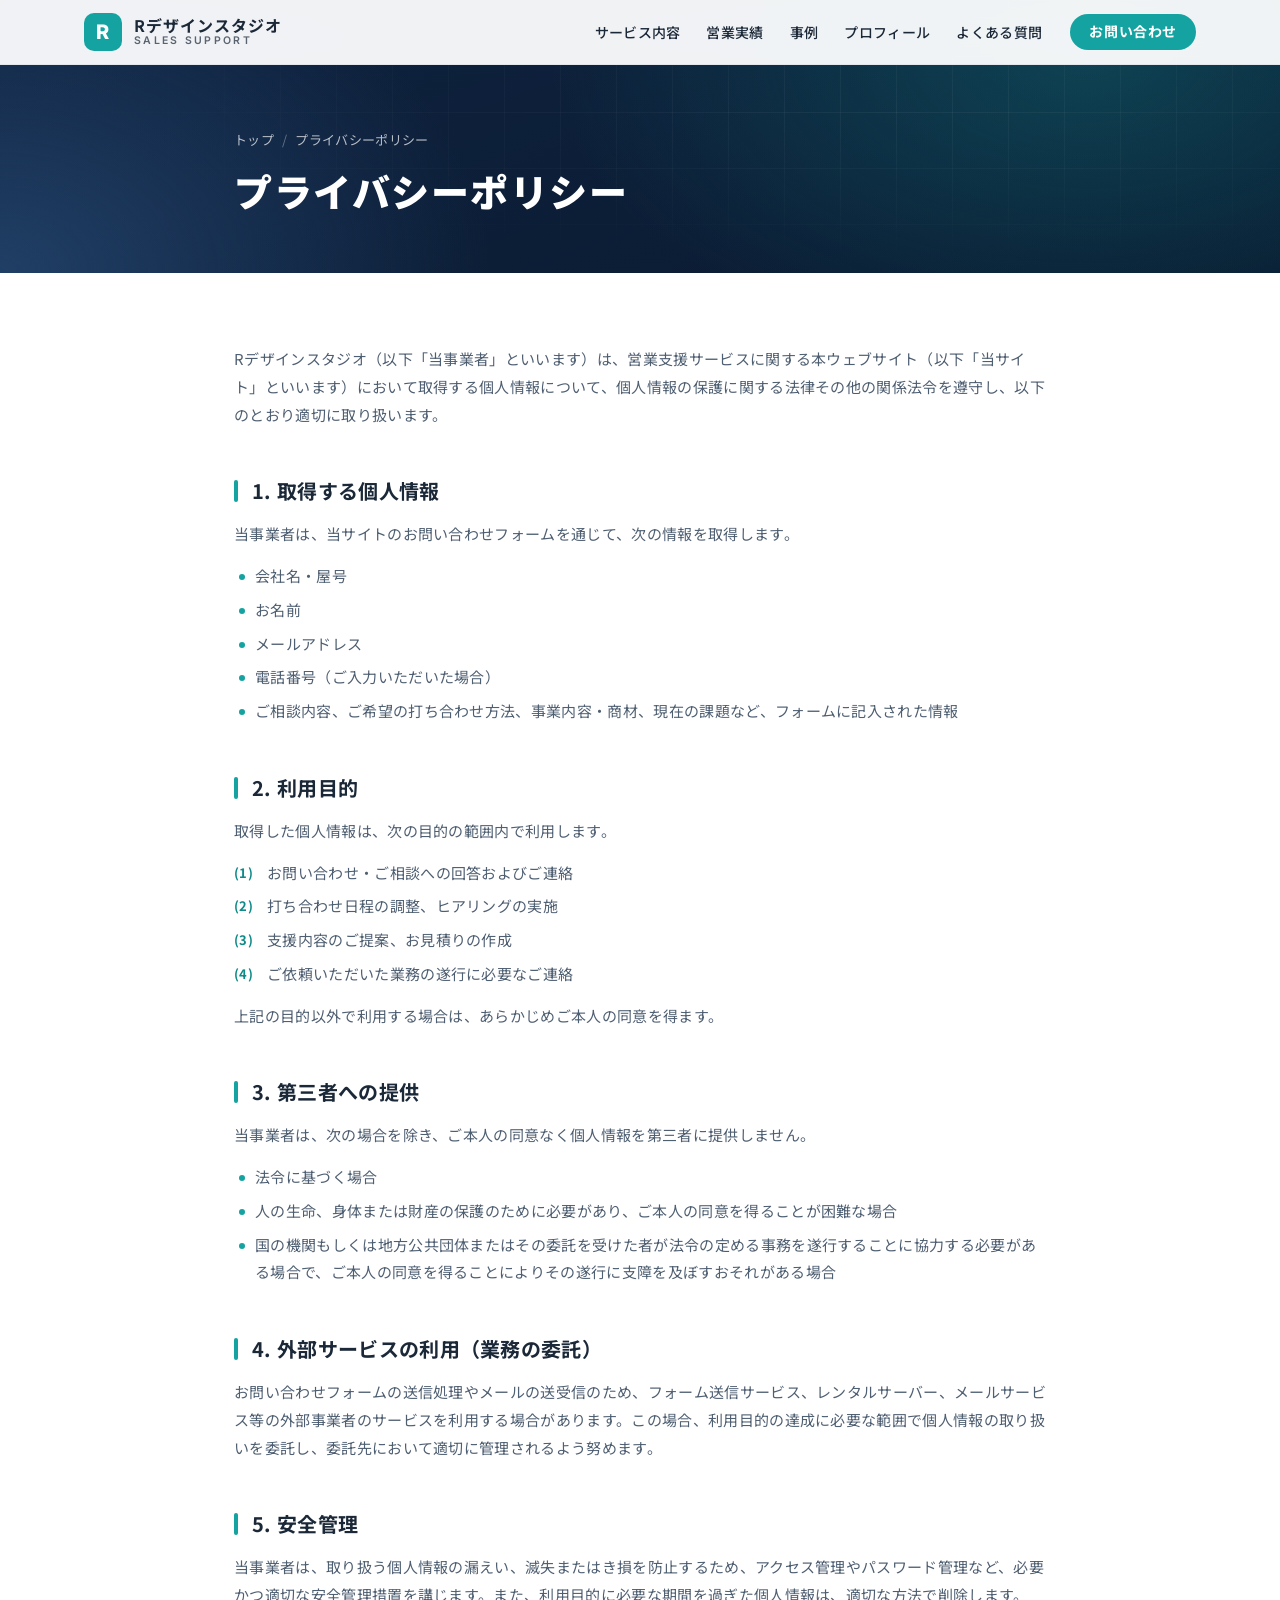
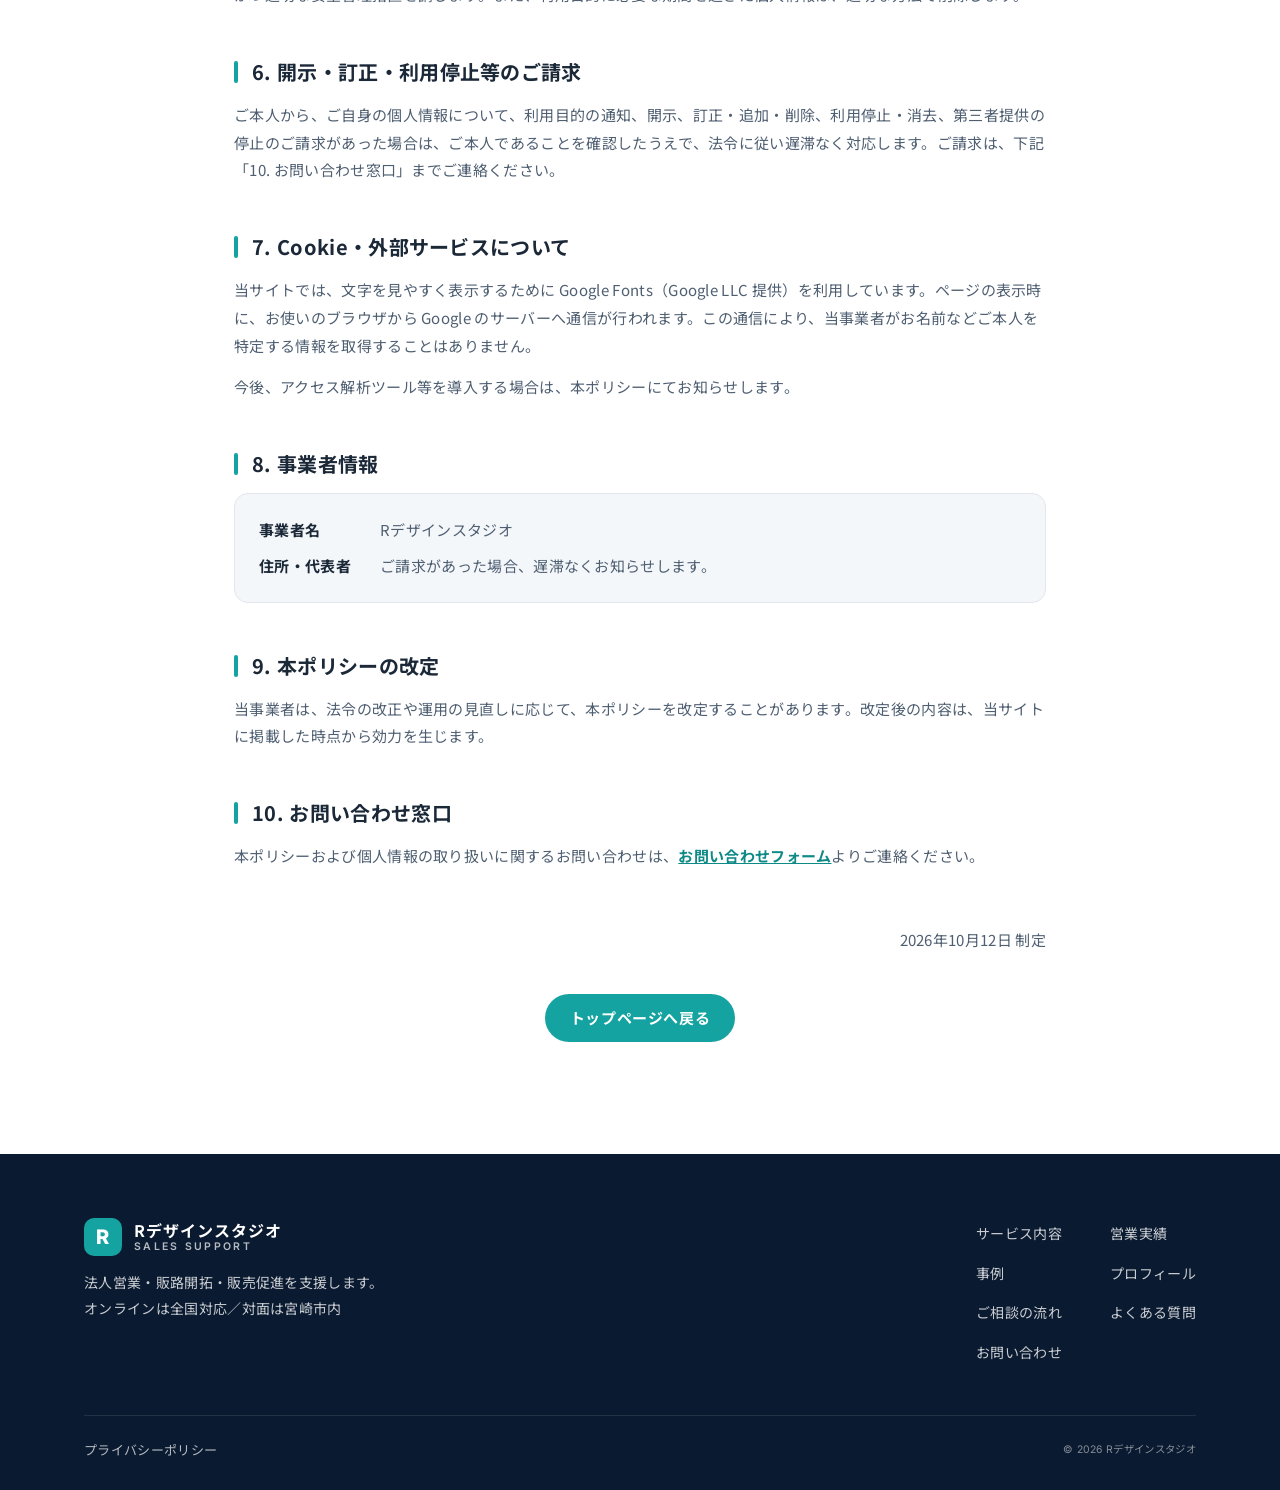
<file: privacy.html>
<!doctype html>
<html lang="ja">
<head>
  <meta charset="utf-8">
  <meta name="viewport" content="width=device-width, initial-scale=1">
  <title>プライバシーポリシー｜Rデザインスタジオ 営業支援</title>
  <meta name="description" content="Rデザインスタジオ 営業支援サイトにおける個人情報の取り扱いについて。">
  <meta name="theme-color" content="#0f2340">
  <link rel="icon" href="data:image/svg+xml,%3Csvg xmlns='http://www.w3.org/2000/svg' viewBox='0 0 64 64'%3E%3Crect width='64' height='64' rx='14' fill='%230f2340'/%3E%3Ctext x='32' y='44' font-family='Arial' font-weight='700' font-size='34' text-anchor='middle' fill='%2314a3a0'%3ER%3C/text%3E%3C/svg%3E">
  <link rel="preconnect" href="https://fonts.googleapis.com">
  <link rel="preconnect" href="https://fonts.gstatic.com" crossorigin>
  <link href="https://fonts.googleapis.com/css2?family=Inter:wght@500;600;700;800&family=Noto+Sans+JP:wght@400;500;700;900&display=swap" rel="stylesheet">
  <link rel="stylesheet" href="assets/css/style.css">
  <script>document.documentElement.classList.add('js');</script>
</head>
<body>
  <a class="skip-link" href="#main">本文へスキップ</a>

  <header class="site-header site-header--solid" id="top">
    <div class="container header-inner">
      <a class="brand" href="index.html" aria-label="Rデザインスタジオ 営業支援 トップへ">
        <span class="brand-mark" aria-hidden="true">R</span>
        <span class="brand-text">
          <span class="brand-name">Rデザインスタジオ</span>
          <span class="brand-sub">SALES SUPPORT</span>
        </span>
      </a>

      <nav class="global-nav" id="global-nav" aria-label="メインメニュー">
        <ul>
          <li><a href="index.html#services">サービス内容</a></li>
          <li><a href="index.html#results">営業実績</a></li>
          <li><a href="index.html#cases">事例</a></li>
          <li><a href="index.html#profile">プロフィール</a></li>
          <li><a href="index.html#faq">よくある質問</a></li>
        </ul>
        <a class="btn btn-primary btn-sm nav-cta" href="index.html#contact">お問い合わせ</a>
      </nav>

      <button class="nav-toggle" type="button" aria-controls="global-nav" aria-expanded="false">
        <span class="nav-toggle-bar" aria-hidden="true"></span>
        <span class="visually-hidden">メニューを開く</span>
      </button>
    </div>
  </header>

  <main id="main">
    <div class="page-hero">
      <div class="hero-bg" aria-hidden="true"></div>
      <div class="container container-narrow">
        <ol class="breadcrumb" aria-label="現在地">
          <li><a href="index.html">トップ</a></li>
          <li aria-current="page">プライバシーポリシー</li>
        </ol>
        <h1 class="page-title">プライバシーポリシー</h1>
      </div>
    </div>

    <article class="policy">
      <div class="container container-narrow">
        <p class="policy-intro">
          Rデザインスタジオ（以下「当事業者」といいます）は、営業支援サービスに関する本ウェブサイト（以下「当サイト」といいます）において取得する個人情報について、個人情報の保護に関する法律その他の関係法令を遵守し、以下のとおり適切に取り扱います。
        </p>

        <section aria-labelledby="p1">
          <h2 id="p1">1. 取得する個人情報</h2>
          <p>当事業者は、当サイトのお問い合わせフォームを通じて、次の情報を取得します。</p>
          <ul>
            <li>会社名・屋号</li>
            <li>お名前</li>
            <li>メールアドレス</li>
            <li>電話番号（ご入力いただいた場合）</li>
            <li>ご相談内容、ご希望の打ち合わせ方法、事業内容・商材、現在の課題など、フォームに記入された情報</li>
          </ul>
        </section>

        <section aria-labelledby="p2">
          <h2 id="p2">2. 利用目的</h2>
          <p>取得した個人情報は、次の目的の範囲内で利用します。</p>
          <ol>
            <li>お問い合わせ・ご相談への回答およびご連絡</li>
            <li>打ち合わせ日程の調整、ヒアリングの実施</li>
            <li>支援内容のご提案、お見積りの作成</li>
            <li>ご依頼いただいた業務の遂行に必要なご連絡</li>
          </ol>
          <p>上記の目的以外で利用する場合は、あらかじめご本人の同意を得ます。</p>
        </section>

        <section aria-labelledby="p3">
          <h2 id="p3">3. 第三者への提供</h2>
          <p>当事業者は、次の場合を除き、ご本人の同意なく個人情報を第三者に提供しません。</p>
          <ul>
            <li>法令に基づく場合</li>
            <li>人の生命、身体または財産の保護のために必要があり、ご本人の同意を得ることが困難な場合</li>
            <li>国の機関もしくは地方公共団体またはその委託を受けた者が法令の定める事務を遂行することに協力する必要がある場合で、ご本人の同意を得ることによりその遂行に支障を及ぼすおそれがある場合</li>
          </ul>
        </section>

        <section aria-labelledby="p4">
          <h2 id="p4">4. 外部サービスの利用（業務の委託）</h2>
          <p>お問い合わせフォームの送信処理やメールの送受信のため、フォーム送信サービス、レンタルサーバー、メールサービス等の外部事業者のサービスを利用する場合があります。この場合、利用目的の達成に必要な範囲で個人情報の取り扱いを委託し、委託先において適切に管理されるよう努めます。</p>
        </section>

        <section aria-labelledby="p5">
          <h2 id="p5">5. 安全管理</h2>
          <p>当事業者は、取り扱う個人情報の漏えい、滅失またはき損を防止するため、アクセス管理やパスワード管理など、必要かつ適切な安全管理措置を講じます。また、利用目的に必要な期間を過ぎた個人情報は、適切な方法で削除します。</p>
        </section>

        <section aria-labelledby="p6">
          <h2 id="p6">6. 開示・訂正・利用停止等のご請求</h2>
          <p>ご本人から、ご自身の個人情報について、利用目的の通知、開示、訂正・追加・削除、利用停止・消去、第三者提供の停止のご請求があった場合は、ご本人であることを確認したうえで、法令に従い遅滞なく対応します。ご請求は、下記「10. お問い合わせ窓口」までご連絡ください。</p>
        </section>

        <section aria-labelledby="p7">
          <h2 id="p7">7. Cookie・外部サービスについて</h2>
          <p>当サイトでは、文字を見やすく表示するために Google Fonts（Google LLC 提供）を利用しています。ページの表示時に、お使いのブラウザから Google のサーバーへ通信が行われます。この通信により、当事業者がお名前などご本人を特定する情報を取得することはありません。</p>
          <p>今後、アクセス解析ツール等を導入する場合は、本ポリシーにてお知らせします。</p>
        </section>

        <section aria-labelledby="p8">
          <h2 id="p8">8. 事業者情報</h2>
          <div class="policy-box">
            <dl>
              <dt>事業者名</dt>
              <dd>Rデザインスタジオ</dd>
              <dt>住所・代表者</dt>
              <dd>ご請求があった場合、遅滞なくお知らせします。</dd>
            </dl>
          </div>
        </section>

        <section aria-labelledby="p9">
          <h2 id="p9">9. 本ポリシーの改定</h2>
          <p>当事業者は、法令の改正や運用の見直しに応じて、本ポリシーを改定することがあります。改定後の内容は、当サイトに掲載した時点から効力を生じます。</p>
        </section>

        <section aria-labelledby="p10">
          <h2 id="p10">10. お問い合わせ窓口</h2>
          <p>本ポリシーおよび個人情報の取り扱いに関するお問い合わせは、<a href="index.html#contact">お問い合わせフォーム</a>よりご連絡ください。</p>
        </section>

        <p class="policy-date">2026年10月12日 制定</p>

        <div class="policy-back">
          <a class="btn btn-primary" href="index.html">トップページへ戻る</a>
        </div>
      </div>
    </article>
  </main>

  <footer class="site-footer site-footer--sub">
    <div class="container footer-inner">
      <div class="footer-brand">
        <a class="brand brand-light" href="index.html">
          <span class="brand-mark" aria-hidden="true">R</span>
          <span class="brand-text">
            <span class="brand-name">Rデザインスタジオ</span>
            <span class="brand-sub">SALES SUPPORT</span>
          </span>
        </a>
        <p>法人営業・販路開拓・販売促進を支援します。<br>オンラインは全国対応／対面は宮崎市内</p>
      </div>
      <nav class="footer-nav" aria-label="フッターメニュー">
        <ul>
          <li><a href="index.html#services">サービス内容</a></li>
          <li><a href="index.html#results">営業実績</a></li>
          <li><a href="index.html#cases">事例</a></li>
          <li><a href="index.html#profile">プロフィール</a></li>
          <li><a href="index.html#flow">ご相談の流れ</a></li>
          <li><a href="index.html#faq">よくある質問</a></li>
          <li><a href="index.html#contact">お問い合わせ</a></li>
        </ul>
      </nav>
    </div>
    <div class="container">
      <div class="footer-bottom">
        <a href="privacy.html" aria-current="page">プライバシーポリシー</a>
        <small>&copy; <span id="year">2026</span> Rデザインスタジオ</small>
      </div>
    </div>
  </footer>

  <script src="assets/js/main.js" defer></script>
</body>
</html>
</file>
<file: assets/css/style.css>
/* =========================================================
   Rデザインスタジオ 営業支援 — style.css
   ネイビー × 白 × 青緑（アクセント）の BtoB デザイン
   ========================================================= */

:root {
  --navy-900: #0a1a30;
  --navy-800: #0f2340;
  --navy-700: #16304f;
  --navy-600: #22426a;
  --teal-500: #14a3a0;
  --teal-600: #0e8a87;
  --teal-100: #e3f5f4;
  --ink: #1b2838;
  --ink-soft: #4f5f72;
  --ink-mute: #7a8898;
  --line: #e2e7ee;
  --bg: #ffffff;
  --bg-soft: #f4f7fa;
  --danger: #c8372d;

  --font-ja: "Noto Sans JP", "Hiragino Sans", "Hiragino Kaku Gothic ProN", "Yu Gothic", Meiryo, sans-serif;
  --font-en: "Inter", "Noto Sans JP", sans-serif;

  --radius-sm: 8px;
  --radius: 14px;
  --radius-lg: 22px;
  --shadow-sm: 0 1px 2px rgba(15, 35, 64, .06), 0 2px 8px rgba(15, 35, 64, .05);
  --shadow: 0 10px 30px -12px rgba(15, 35, 64, .22);
  --shadow-lg: 0 30px 60px -24px rgba(10, 26, 48, .45);

  --header-h: 72px;
  --gutter: 24px;
  --ease: cubic-bezier(.22, .61, .36, 1);
}

/* ---------- Base ---------- */
*, *::before, *::after { box-sizing: border-box; }
html { scroll-behavior: smooth; -webkit-text-size-adjust: 100%; }
body {
  margin: 0;
  font-family: var(--font-ja);
  font-size: 16px;
  line-height: 1.85;
  color: var(--ink);
  background: var(--bg);
  letter-spacing: .02em;
  -webkit-font-smoothing: antialiased;
  overflow-x: hidden;
}
img { max-width: 100%; height: auto; display: block; }
a { color: inherit; }
h1, h2, h3, p, ul, ol, dl, dd, figure { margin: 0; }
ul, ol { padding: 0; list-style: none; }
button, input, textarea { font: inherit; color: inherit; }
[id] { scroll-margin-top: calc(var(--header-h) + 8px); }

.container { width: 100%; max-width: 1160px; margin: 0 auto; padding: 0 var(--gutter); }
.container-narrow { max-width: 860px; }
.visually-hidden {
  position: absolute !important; width: 1px; height: 1px; overflow: hidden;
  clip: rect(0 0 0 0); white-space: nowrap; border: 0; padding: 0; margin: -1px;
}
.skip-link {
  position: absolute; left: 12px; top: -60px; z-index: 200;
  background: var(--navy-800); color: #fff; padding: 10px 16px; border-radius: var(--radius-sm);
  text-decoration: none; transition: top .2s;
}
.skip-link:focus { top: 12px; }
:focus-visible { outline: 3px solid var(--teal-500); outline-offset: 3px; }

.icon {
  width: 1.25em; height: 1.25em; flex-shrink: 0;
  fill: none; stroke: currentColor; stroke-width: 1.8; stroke-linecap: round; stroke-linejoin: round;
}

/* ---------- Buttons ---------- */
.btn {
  --btn-bg: var(--navy-800); --btn-fg: #fff; --btn-bd: transparent;
  display: inline-flex; align-items: center; justify-content: center; gap: .6em;
  padding: .85em 1.6em; border-radius: 999px;
  background: var(--btn-bg); color: var(--btn-fg); border: 1.5px solid var(--btn-bd);
  font-weight: 700; font-size: 15px; letter-spacing: .04em; line-height: 1.4;
  text-decoration: none; cursor: pointer;
  transition: transform .25s var(--ease), box-shadow .25s var(--ease), background-color .25s, color .25s, border-color .25s;
}
.btn .icon { transition: transform .25s var(--ease); }
.btn:hover { transform: translateY(-2px); box-shadow: var(--shadow); }
.btn:hover .icon { transform: translateX(3px); }
.btn:active { transform: translateY(0); }
.btn-primary { --btn-bg: var(--teal-500); }
.btn-primary:hover { --btn-bg: var(--teal-600); }
.btn-accent { --btn-bg: #fff; --btn-fg: var(--navy-800); }
.btn-accent:hover { --btn-bg: var(--teal-100); }
.btn-ghost { --btn-bg: transparent; --btn-fg: #fff; --btn-bd: rgba(255, 255, 255, .45); }
.btn-ghost:hover { --btn-bd: #fff; --btn-bg: rgba(255, 255, 255, .08); box-shadow: none; }
.btn-sm { padding: .55em 1.3em; font-size: 14px; }
.btn-lg { padding: 1em 2em; font-size: 16px; }
.btn-block { width: 100%; }

/* ---------- Header ---------- */
.site-header {
  position: fixed; inset: 0 0 auto; z-index: 100; height: var(--header-h);
  color: #fff;
  transition: background-color .3s, box-shadow .3s, color .3s, height .3s;
}
.site-header.is-scrolled, .site-header--solid {
  background: rgba(255, 255, 255, .94);
  -webkit-backdrop-filter: saturate(160%) blur(12px);
  backdrop-filter: saturate(160%) blur(12px);
  box-shadow: 0 1px 0 var(--line);
  color: var(--ink);
  --header-h: 64px;
}
.header-inner { height: 100%; display: flex; align-items: center; justify-content: space-between; gap: 24px; }

.brand { display: inline-flex; align-items: center; gap: 12px; text-decoration: none; }
.brand-mark {
  display: grid; place-items: center; width: 38px; height: 38px; border-radius: 10px;
  background: var(--teal-500); color: #fff;
  font-family: var(--font-en); font-weight: 800; font-size: 20px; line-height: 1;
}
.brand-text { display: flex; flex-direction: column; line-height: 1.2; }
.brand-name { font-weight: 700; font-size: 16px; letter-spacing: .06em; }
.brand-sub { font-family: var(--font-en); font-size: 10.5px; font-weight: 600; letter-spacing: .22em; opacity: .7; }

.global-nav { display: flex; align-items: center; gap: 28px; }
.global-nav ul { display: flex; gap: 26px; }
.global-nav ul a {
  position: relative; text-decoration: none; font-size: 14px; font-weight: 500; padding: 6px 0;
}
.global-nav ul a::after {
  content: ""; position: absolute; left: 0; right: 0; bottom: 0; height: 2px;
  background: var(--teal-500); transform: scaleX(0); transform-origin: left;
  transition: transform .3s var(--ease);
}
.global-nav ul a:hover::after, .global-nav ul a.is-current::after { transform: scaleX(1); }

.nav-toggle {
  display: none; position: relative; width: 44px; height: 44px; border: 0; background: transparent;
  cursor: pointer; color: inherit; border-radius: 10px;
}
.nav-toggle-bar, .nav-toggle-bar::before, .nav-toggle-bar::after {
  position: absolute; left: 11px; width: 22px; height: 2px; border-radius: 2px; background: currentColor;
  transition: transform .3s var(--ease), opacity .2s, top .3s var(--ease);
}
.nav-toggle-bar { top: 21px; }
.nav-toggle-bar::before, .nav-toggle-bar::after { content: ""; left: 0; }
.nav-toggle-bar::before { top: -7px; }
.nav-toggle-bar::after { top: 7px; }
.nav-toggle[aria-expanded="true"] .nav-toggle-bar { background: transparent; }
.nav-toggle[aria-expanded="true"] .nav-toggle-bar::before { top: 0; transform: rotate(45deg); }
.nav-toggle[aria-expanded="true"] .nav-toggle-bar::after { top: 0; transform: rotate(-45deg); }

/* ---------- Hero ---------- */
.hero {
  position: relative; overflow: hidden; isolation: isolate;
  background: var(--navy-800); color: #fff;
  padding: calc(var(--header-h) + 72px) 0 112px;
}
.hero-bg {
  position: absolute; inset: 0; z-index: -1;
  background:
    radial-gradient(900px 520px at 85% 20%, rgba(20, 163, 160, .28), transparent 60%),
    radial-gradient(700px 500px at 0% 100%, rgba(34, 66, 106, .9), transparent 70%),
    linear-gradient(160deg, var(--navy-800) 0%, var(--navy-900) 100%);
}
.hero-bg::before {
  content: ""; position: absolute; inset: 0;
  background-image:
    linear-gradient(rgba(255, 255, 255, .05) 1px, transparent 1px),
    linear-gradient(90deg, rgba(255, 255, 255, .05) 1px, transparent 1px);
  background-size: 56px 56px;
  -webkit-mask-image: radial-gradient(ellipse at 70% 40%, #000 0%, transparent 70%);
  mask-image: radial-gradient(ellipse at 70% 40%, #000 0%, transparent 70%);
}
.hero-bg::after {
  content: ""; position: absolute; right: -120px; bottom: -160px; width: 520px; height: 520px;
  border-radius: 50%; border: 1px solid rgba(20, 163, 160, .35);
  box-shadow: 0 0 0 60px rgba(20, 163, 160, .04), 0 0 0 140px rgba(20, 163, 160, .03);
  animation: float 14s ease-in-out infinite;
}
@keyframes float { 50% { transform: translate(-20px, -24px); } }

.hero-inner { display: grid; grid-template-columns: 1.25fr .9fr; gap: 56px; align-items: center; }
.hero-eyebrow {
  display: inline-flex; align-items: center; gap: 10px;
  padding: 6px 16px 6px 12px; border-radius: 999px;
  background: rgba(255, 255, 255, .08); border: 1px solid rgba(255, 255, 255, .14);
  font-size: 13.5px; font-weight: 500; letter-spacing: .06em;
}
.hero-eyebrow .dot {
  width: 8px; height: 8px; border-radius: 50%; background: var(--teal-500);
  box-shadow: 0 0 0 4px rgba(20, 163, 160, .25);
}
.hero-title {
  margin-top: 26px;
  font-size: clamp(30px, 3.5vw, 46px); font-weight: 900; line-height: 1.45; letter-spacing: .03em;
}
.hero-title .nw { display: inline-block; }
.hero-title .accent {
  color: var(--teal-500);
  background: linear-gradient(transparent 72%, rgba(20, 163, 160, .25) 72%);
}
.hero-lead { margin-top: 24px; max-width: 34em; color: rgba(255, 255, 255, .82); font-size: 16px; }
.hero-actions { margin-top: 36px; display: flex; flex-wrap: wrap; gap: 14px; }
.hero-tags { margin-top: 36px; display: flex; flex-wrap: wrap; gap: 8px 10px; }
.hero-tags li {
  font-size: 13px; padding: 4px 12px; border-radius: 6px;
  color: rgba(255, 255, 255, .78); background: rgba(255, 255, 255, .06);
}

.hero-card {
  position: relative;
  background: #fff; color: var(--ink);
  border-radius: var(--radius-lg); padding: 36px 34px 30px;
  box-shadow: var(--shadow-lg);
}
.hero-card::before {
  content: ""; position: absolute; left: 34px; right: 34px; top: 0; height: 4px;
  border-radius: 0 0 4px 4px; background: linear-gradient(90deg, var(--teal-500), var(--navy-600));
}
.hero-card-label { font-size: 13px; font-weight: 700; color: var(--teal-600); letter-spacing: .1em; }
.hero-card-sub { margin-top: 4px; font-size: 14px; color: var(--ink-soft); }
.hero-card-list { margin-top: 22px; padding-top: 20px; border-top: 1px solid var(--line); display: grid; gap: 10px; }
.hero-card-list li { display: flex; align-items: center; gap: 10px; font-size: 14.5px; font-weight: 500; }
.hero-card-list .icon { color: var(--teal-500); stroke-width: 2.4; }
.hero-card-note { margin-top: 18px; font-size: 12px; color: var(--ink-mute); }

/* KPI numerals */
.kpi { display: flex; align-items: baseline; flex-wrap: wrap; gap: 4px; margin-top: 10px; color: var(--navy-800); line-height: 1.1; }
.kpi-num {
  font-family: var(--font-en); font-weight: 800; letter-spacing: -.02em;
  font-size: clamp(56px, 6vw, 76px); font-variant-numeric: tabular-nums;
}
.kpi-unit { font-size: 20px; font-weight: 700; margin-left: 4px; }
.kpi-pre { font-size: 15px; font-weight: 700; margin-right: 10px; color: var(--ink-soft); }

/* ---------- Sections ---------- */
.section { padding: 112px 0; }
.section-head { max-width: 760px; margin-bottom: 56px; }
.section-label {
  display: inline-flex; align-items: center; gap: 12px;
  font-family: var(--font-en); font-size: 13px; font-weight: 700; letter-spacing: .24em;
  color: var(--teal-600);
}
.section-label span {
  display: inline-grid; place-items: center; min-width: 34px; height: 24px; padding: 0 8px; border-radius: 6px;
  background: var(--teal-100); color: var(--teal-600); letter-spacing: .04em; font-size: 12px;
}
.section-title {
  margin-top: 14px;
  font-size: clamp(26px, 3.2vw, 38px); font-weight: 900; line-height: 1.45; letter-spacing: .04em;
}
.section-desc { margin-top: 18px; color: var(--ink-soft); }
.section-head-light .section-label { color: var(--teal-500); }
.section-head-light .section-label span { background: rgba(20, 163, 160, .16); color: #6fd6d3; }
.section-head-light .section-desc { color: rgba(255, 255, 255, .72); }

/* ---------- Problems ---------- */
.problems { background: var(--bg-soft); }
.problem-grid { display: grid; grid-template-columns: repeat(4, 1fr); gap: 20px; }
.problem-card {
  background: #fff; border-radius: var(--radius); padding: 30px 26px;
  border: 1px solid var(--line); box-shadow: var(--shadow-sm);
}
.problem-icon {
  display: grid; place-items: center; width: 52px; height: 52px; border-radius: 14px;
  background: var(--navy-800); color: #fff; font-size: 22px;
}
.problem-card h3 { margin-top: 20px; font-size: 17.5px; font-weight: 700; line-height: 1.55; }
.problem-card p { margin-top: 10px; font-size: 14.5px; color: var(--ink-soft); line-height: 1.8; }
.problems-bridge {
  margin-top: 56px; text-align: center; font-size: clamp(17px, 2vw, 22px); font-weight: 700; line-height: 1.7;
}
.problems-bridge strong {
  color: var(--teal-600);
  background: linear-gradient(transparent 70%, var(--teal-100) 70%);
}

/* ---------- Services ---------- */
.service-grid { display: grid; grid-template-columns: repeat(4, 1fr); gap: 22px; }
.service-card {
  position: relative; overflow: hidden;
  padding: 34px 28px 30px; border-radius: var(--radius);
  background: #fff; border: 1px solid var(--line);
  transition: transform .35s var(--ease), box-shadow .35s var(--ease), border-color .35s;
}
.service-card::after {
  content: ""; position: absolute; left: 0; right: 0; bottom: 0; height: 3px;
  background: var(--teal-500); transform: scaleX(0); transform-origin: left; transition: transform .45s var(--ease);
}
.service-card:hover { transform: translateY(-6px); box-shadow: var(--shadow); border-color: transparent; }
.service-card:hover::after { transform: scaleX(1); }
.service-num {
  position: absolute; right: 22px; top: 16px;
  font-family: var(--font-en); font-size: 44px; font-weight: 800; color: var(--bg-soft); line-height: 1;
}
.service-icon {
  position: relative; display: grid; place-items: center; width: 54px; height: 54px; border-radius: 50%;
  background: var(--teal-100); color: var(--teal-600); font-size: 24px;
}
.service-card h3 { position: relative; margin-top: 22px; font-size: 18.5px; font-weight: 700; line-height: 1.5; }
.service-card > p { margin-top: 12px; font-size: 14.5px; color: var(--ink-soft); line-height: 1.8; }
.service-points { margin-top: 20px; padding-top: 18px; border-top: 1px dashed var(--line); display: grid; gap: 8px; }
.service-points li { position: relative; padding-left: 18px; font-size: 13.5px; line-height: 1.6; }
.service-points li::before {
  content: ""; position: absolute; left: 0; top: .55em; width: 7px; height: 7px; border-radius: 2px; background: var(--teal-500);
}

/* ---------- Results ---------- */
.results {
  position: relative; color: #fff; overflow: hidden;
  background: linear-gradient(180deg, var(--navy-800), var(--navy-900));
}
.results::before {
  content: ""; position: absolute; inset: 0; pointer-events: none;
  background: radial-gradient(800px 400px at 10% 0%, rgba(20, 163, 160, .18), transparent 60%);
}
.results .container { position: relative; }
.results-grid { display: grid; grid-template-columns: 1.1fr 1fr; gap: 24px; }
.result-panel { border-radius: var(--radius-lg); padding: 40px 38px; }
.result-main { display: flex; flex-direction: column; background: #fff; color: var(--ink); box-shadow: var(--shadow-lg); }
.result-main .result-kpi { flex: 1; display: flex; flex-direction: column; justify-content: center; }
.result-sub { background: rgba(255, 255, 255, .05); border: 1px solid rgba(255, 255, 255, .12); }
.result-era {
  display: flex; align-items: baseline; flex-wrap: wrap; gap: 4px 14px;
  font-size: 20px; font-weight: 900; letter-spacing: .06em;
}
.result-era span { font-size: 14px; font-weight: 500; opacity: .7; letter-spacing: .04em; }
.result-main .result-era { color: var(--navy-800); }
.result-kpi { margin-top: 24px; padding: 28px 28px 22px; border-radius: var(--radius); background: var(--bg-soft); }
.result-kpi-label { font-size: 14px; font-weight: 700; color: var(--teal-600); letter-spacing: .08em; }
.kpi-xl .kpi-num { font-size: clamp(64px, 7.4vw, 96px); }
.kpi-xl .kpi-unit { font-size: 24px; }
.kpi-meter { margin-top: 14px; height: 6px; border-radius: 6px; background: var(--line); overflow: hidden; }
.kpi-meter span {
  display: block; height: 100%; width: 100%; border-radius: inherit;
  background: linear-gradient(90deg, var(--navy-600), var(--teal-500));
  transform: scaleX(0); transform-origin: left; transition: transform 1.8s var(--ease) .2s;
}
.is-visible .kpi-meter span { transform: scaleX(1); }
.result-note { margin-top: 12px; font-size: 12.5px; color: var(--ink-mute); line-height: 1.7; }
.result-sub .result-note { color: rgba(255, 255, 255, .6); }

.result-activities { margin-top: 26px; display: grid; grid-template-columns: 1fr 1fr; gap: 14px; }
.result-activities li { display: flex; gap: 12px; align-items: flex-start; font-size: 13.5px; line-height: 1.6; color: var(--ink-soft); }
.result-activities strong { display: block; font-size: 15px; color: var(--ink); margin-bottom: 2px; }
.ra-icon {
  display: grid; place-items: center; width: 38px; height: 38px; flex-shrink: 0; border-radius: 10px;
  background: var(--navy-800); color: #fff; font-size: 18px;
}

.result-block { margin-top: 26px; padding-top: 24px; border-top: 1px solid rgba(255, 255, 255, .12); }
.result-block:first-of-type { border-top: 0; padding-top: 0; }
.result-block-title { display: flex; align-items: center; flex-wrap: wrap; gap: 10px; font-size: 15.5px; font-weight: 700; }
.chip {
  display: inline-block; font-size: 11.5px; font-weight: 700; letter-spacing: .06em;
  padding: 2px 10px; border-radius: 999px; background: var(--teal-500); color: #fff;
}
.kpi-md { color: #fff; margin-top: 12px; }
.kpi-md .kpi-num { font-size: clamp(52px, 5.2vw, 68px); }
.kpi-md .kpi-pre { color: rgba(255, 255, 255, .75); }
.result-substat {
  display: flex; align-items: center; flex-wrap: wrap; gap: 6px 12px; margin-top: 12px;
  font-size: 14px; color: rgba(255, 255, 255, .78);
}
.result-substat span {
  font-size: 12px; font-weight: 700; padding: 2px 10px; border-radius: 6px;
  background: rgba(255, 255, 255, .1); color: #fff;
}

.result-facts { margin-top: 14px; display: grid; gap: 10px; }
.result-facts li {
  display: flex; justify-content: space-between; align-items: center; gap: 12px; flex-wrap: wrap;
  padding: 12px 16px; border-radius: 10px; background: rgba(255, 255, 255, .06);
}
.result-facts strong { font-size: 16px; }
.result-facts span { font-size: 13px; color: #8ee0dd; font-weight: 700; }
.result-text { margin-top: 10px; font-size: 14px; color: rgba(255, 255, 255, .78); }

.stage-legend {
  margin-top: 28px; padding: 22px 28px; border-radius: var(--radius);
  border: 1px dashed rgba(255, 255, 255, .22);
  display: grid; grid-template-columns: auto 1fr; gap: 10px 28px; align-items: center;
}
.stage-legend-title { display: flex; align-items: center; gap: 8px; font-size: 14px; font-weight: 700; color: #8ee0dd; }
.stage-steps { display: flex; flex-wrap: wrap; gap: 6px; counter-reset: stage; }
.stage-steps li {
  position: relative; font-size: 13px; padding: 4px 14px 4px 12px; border-radius: 6px;
  background: rgba(255, 255, 255, .08);
}
.stage-steps li:not(:last-child)::after {
  content: "→"; margin-left: 10px; color: rgba(255, 255, 255, .45);
}
.stage-legend-text { grid-column: 1 / -1; font-size: 12.5px; color: rgba(255, 255, 255, .62); }

/* ---------- Cases ---------- */
.cases { background: var(--bg-soft); }
.case-grid { display: grid; grid-template-columns: repeat(2, 1fr); gap: 22px; }
.case-card {
  display: flex; flex-direction: column;
  background: #fff; border-radius: var(--radius); padding: 32px 32px 26px;
  border: 1px solid var(--line); box-shadow: var(--shadow-sm);
  transition: transform .35s var(--ease), box-shadow .35s var(--ease);
}
.case-card:hover { transform: translateY(-4px); box-shadow: var(--shadow); }
.case-top { display: flex; align-items: center; justify-content: space-between; gap: 12px; }
.case-cat {
  font-size: 12px; font-weight: 700; letter-spacing: .08em; padding: 4px 12px; border-radius: 6px;
  background: var(--navy-800); color: #fff;
}
.case-era { font-size: 12px; font-weight: 700; color: var(--ink-mute); letter-spacing: .06em; }
.case-card h3 { margin-top: 18px; font-size: 19px; font-weight: 700; line-height: 1.5; }
.case-dl { margin-top: 16px; display: grid; gap: 10px; flex: 1; }
.case-dl > div { display: grid; grid-template-columns: 52px 1fr; gap: 12px; font-size: 14.5px; line-height: 1.75; }
.case-dl dt {
  align-self: start; text-align: center; font-size: 12px; font-weight: 700; padding: 2px 0; margin-top: 3px;
  border-radius: 4px; background: var(--teal-100); color: var(--teal-600);
}
.case-dl dd { color: var(--ink-soft); }
.case-dl strong { color: var(--navy-800); }
.case-link {
  margin-top: 20px; padding-top: 16px; border-top: 1px solid var(--line);
  font-size: 13px; font-weight: 500; color: var(--teal-600);
}

/* ---------- Profile ---------- */
.profile-layout { display: grid; grid-template-columns: 1.05fr 1fr; gap: 64px; align-items: center; }
.profile-photo { position: relative; isolation: isolate; margin-bottom: 24px; }
.profile-photo picture { display: block; border-radius: var(--radius-lg); overflow: hidden; box-shadow: var(--shadow); }
.profile-photo img { width: 100%; aspect-ratio: 4 / 3; object-fit: cover; object-position: 68% 40%; }
.profile-photo::before {
  content: ""; position: absolute; z-index: -1; right: -18px; top: -18px; width: 45%; height: 55%;
  border-radius: var(--radius-lg); background: var(--teal-100);
}
.profile-badge {
  position: absolute; left: 24px; bottom: -24px;
  display: flex; align-items: center; gap: 12px;
  padding: 14px 20px; border-radius: 12px; background: #fff; box-shadow: var(--shadow);
  font-size: 14px; font-weight: 700; color: var(--navy-800); line-height: 1.5;
}
.profile-badge .nw { display: inline-block; }
.profile-badge-label {
  font-family: var(--font-en); font-size: 11px; font-weight: 800; letter-spacing: .14em;
  padding: 3px 8px; border-radius: 4px; background: var(--navy-800); color: #fff;
}
.profile-name { font-size: 20px; font-weight: 900; letter-spacing: .06em; }
.profile-name span { margin-left: 10px; font-size: 13px; font-weight: 700; color: var(--teal-600); }
.profile-lead { margin-top: 14px; color: var(--ink-soft); font-size: 15px; }
.timeline { margin-top: 24px; display: grid; gap: 0; border-left: 2px solid var(--line); margin-left: 6px; }
.timeline li { position: relative; padding: 0 0 20px 22px; }
.timeline li:last-child { padding-bottom: 0; }
.timeline li::before {
  content: ""; position: absolute; left: -7px; top: 6px; width: 12px; height: 12px; border-radius: 50%;
  background: #fff; border: 3px solid var(--teal-500);
}
.tl-tag { font-size: 13px; font-weight: 700; color: var(--navy-800); }
.timeline p { margin-top: 4px; font-size: 14px; color: var(--ink-soft); line-height: 1.75; }

.style-grid { display: grid; grid-template-columns: repeat(4, 1fr); gap: 16px; margin-top: 72px; }
.style-card {
  padding: 26px 24px; border-radius: var(--radius); background: var(--bg-soft);
  border: 1px solid transparent; transition: border-color .3s, background-color .3s;
}
.style-card:hover { border-color: var(--teal-500); background: #fff; }
.style-num { font-family: var(--font-en); font-size: 13px; font-weight: 800; color: var(--teal-500); letter-spacing: .1em; }
.style-card h3 { margin-top: 6px; font-size: 18px; font-weight: 700; }
.style-card p { margin-top: 8px; font-size: 14px; color: var(--ink-soft); line-height: 1.75; }

/* ---------- CTA band ---------- */
.cta-band { background: linear-gradient(110deg, var(--teal-600), var(--teal-500) 55%, #2bb8b1); color: #fff; }
.cta-band-inner { display: flex; align-items: center; justify-content: space-between; gap: 28px; padding-top: 56px; padding-bottom: 56px; }
.cta-band-text { font-size: clamp(18px, 2.1vw, 23px); font-weight: 700; line-height: 1.7; }

/* ---------- Flow ---------- */
.flow-list { display: grid; grid-template-columns: repeat(5, 1fr); gap: 16px; counter-reset: flow; }
.flow-step {
  position: relative; padding: 28px 22px; border-radius: var(--radius);
  background: #fff; border: 1px solid var(--line);
}
.flow-step:not(:last-child)::after {
  content: ""; position: absolute; top: 50%; right: -13px; z-index: 1;
  width: 10px; height: 10px; border-top: 2px solid var(--teal-500); border-right: 2px solid var(--teal-500);
  transform: translateY(-50%) rotate(45deg);
}
.flow-num { font-family: var(--font-en); font-size: 12px; font-weight: 800; letter-spacing: .14em; color: var(--teal-600); }
.flow-step h3 { margin-top: 10px; font-size: 17px; font-weight: 700; }
.flow-step p { margin-top: 8px; font-size: 13.5px; color: var(--ink-soft); line-height: 1.75; }

/* ---------- FAQ ---------- */
.faq { background: var(--bg-soft); }
.faq-list { display: grid; gap: 12px; }
.faq-item { background: #fff; border-radius: var(--radius); border: 1px solid var(--line); overflow: hidden; }
.faq-item summary {
  position: relative; display: flex; align-items: center; gap: 16px;
  padding: 20px 60px 20px 22px; cursor: pointer; list-style: none;
  font-weight: 700; font-size: 16px; line-height: 1.6;
}
.faq-item summary::-webkit-details-marker { display: none; }
.faq-item summary::before, .faq-item summary::after {
  content: ""; position: absolute; right: 24px; top: 50%; width: 14px; height: 2px; background: var(--navy-800);
  transition: transform .3s var(--ease);
}
.faq-item summary::after { transform: rotate(90deg); }
.faq-item[open] summary::after { transform: rotate(0); }
.faq-q {
  display: grid; place-items: center; width: 32px; height: 32px; flex-shrink: 0; border-radius: 50%;
  background: var(--navy-800); color: #fff; font-family: var(--font-en); font-size: 14px;
}
.faq-a { padding: 0 22px 22px 70px; color: var(--ink-soft); font-size: 15px; }
.faq-item[open] .faq-a { animation: faqIn .35s var(--ease); }
@keyframes faqIn { from { opacity: 0; transform: translateY(-6px); } }

/* ---------- Contact ---------- */
.contact { background: var(--navy-800); color: #fff; position: relative; overflow: hidden; }
.contact::before {
  content: ""; position: absolute; inset: 0; pointer-events: none;
  background: radial-gradient(700px 500px at 0% 0%, rgba(20, 163, 160, .22), transparent 60%);
}
.contact .container { position: relative; }
.contact-layout { display: grid; grid-template-columns: .85fr 1.15fr; gap: 56px; align-items: start; }
.contact-head { position: sticky; top: calc(var(--header-h) + 32px); }
.section-label-light { color: var(--teal-500); }
.section-label-light span { background: rgba(20, 163, 160, .16); color: #6fd6d3; }
.contact-lead { margin-top: 18px; color: rgba(255, 255, 255, .8); }
.contact-points { margin-top: 28px; display: grid; gap: 12px; }
.contact-points li { display: flex; gap: 10px; align-items: center; font-size: 14.5px; }
.contact-points .icon { color: var(--teal-500); stroke-width: 2.4; }

.contact-form {
  background: #fff; color: var(--ink); border-radius: var(--radius-lg);
  padding: 40px 38px; box-shadow: var(--shadow-lg);
}
.form-grid { display: grid; grid-template-columns: 1fr 1fr; gap: 20px 20px; }
.field { display: flex; flex-direction: column; min-width: 0; border: 0; padding: 0; margin: 0; }
.field-full { grid-column: 1 / -1; }
.field > label, .field > legend { display: flex; align-items: center; gap: 8px; font-size: 14px; font-weight: 700; margin-bottom: 8px; padding: 0; }
.field legend small { font-weight: 400; color: var(--ink-mute); }
.req, .opt {
  font-size: 11px; font-weight: 700; padding: 1px 7px; border-radius: 4px; letter-spacing: .04em;
}
.req { background: var(--navy-800); color: #fff; }
.opt { background: var(--line); color: var(--ink-soft); }
.field input[type="text"], .field input[type="email"], .field input[type="tel"], .field textarea {
  width: 100%; padding: 13px 14px; border-radius: 10px;
  border: 1.5px solid var(--line); background: var(--bg-soft);
  font-size: 16px; line-height: 1.6; transition: border-color .2s, background-color .2s, box-shadow .2s;
}
.field textarea { resize: vertical; min-height: 150px; }
.field input::placeholder, .field textarea::placeholder { color: #a3aebb; font-size: 14px; }
.field input:focus, .field textarea:focus {
  outline: none; border-color: var(--teal-500); background: #fff; box-shadow: 0 0 0 4px rgba(20, 163, 160, .15);
}
.field.has-error input, .field.has-error textarea { border-color: var(--danger); background: #fff7f6; }
.field-error { font-size: 12.5px; color: var(--danger); min-height: 0; margin-top: 6px; line-height: 1.5; }
.field-error:empty { display: none; }
.field-hint { margin-top: 6px; font-size: 12px; color: var(--ink-mute); text-align: right; font-family: var(--font-en); }

.check-group { display: flex; flex-wrap: wrap; gap: 8px; }
.check { position: relative; display: inline-flex; align-items: flex-start; gap: 10px; cursor: pointer; font-size: 14px; line-height: 1.6; }
.check-group .check input { position: absolute; opacity: 0; width: 1px; height: 1px; }
.check-group .check span {
  display: inline-block; padding: 8px 16px; border-radius: 999px;
  border: 1.5px solid var(--line); background: var(--bg-soft);
  transition: background-color .2s, border-color .2s, color .2s;
}
.check-group .check input:checked + span { background: var(--navy-800); border-color: var(--navy-800); color: #fff; }
.check-group .check input:focus-visible + span { outline: 3px solid var(--teal-500); outline-offset: 2px; }
.check-consent { font-size: 13.5px; color: var(--ink-soft); }
.check-consent a { color: var(--teal-600); font-weight: 700; }
.check-consent input { width: 20px; height: 20px; margin-top: 2px; accent-color: var(--teal-500); flex-shrink: 0; }
.field.has-error .check-group .check span { border-color: #f0b7b2; }

.hp-field { position: absolute !important; left: -9999px; width: 1px; height: 1px; overflow: hidden; }

.form-actions { margin-top: 28px; }
.form-actions .btn { position: relative; }
.spinner {
  display: none; width: 18px; height: 18px; border-radius: 50%;
  border: 2px solid rgba(255, 255, 255, .4); border-top-color: #fff; animation: spin .8s linear infinite;
}
@keyframes spin { to { transform: rotate(360deg); } }
.contact-form.is-sending .spinner { display: inline-block; }
.contact-form.is-sending button[type="submit"] { opacity: .8; pointer-events: none; }

.form-status { margin-top: 18px; border-radius: 12px; font-size: 14.5px; line-height: 1.75; }
.form-status:empty { display: none; }
.form-status.is-success { padding: 18px 20px; background: var(--teal-100); color: #0b5f5d; border: 1px solid rgba(20, 163, 160, .35); }
.form-status.is-error { padding: 18px 20px; background: #fff3f2; color: #8f241c; border: 1px solid #f2c4bf; }
.form-status.is-info { padding: 18px 20px; background: #fff8e6; color: #7a5600; border: 1px solid #f1dda4; }
.form-status strong { display: block; font-size: 16px; margin-bottom: 4px; }

/* ---------- Footer ---------- */
.site-footer { background: var(--navy-900); color: rgba(255, 255, 255, .78); padding: 64px 0 28px; }
.footer-inner { display: flex; justify-content: space-between; gap: 40px; flex-wrap: wrap; }
.brand-light { color: #fff; }
.footer-brand p { margin-top: 14px; font-size: 14px; }
.footer-nav ul { display: grid; grid-template-columns: repeat(2, auto); gap: 10px 48px; }
.footer-nav a { font-size: 14px; text-decoration: none; transition: color .2s; }
.footer-nav a:hover { color: var(--teal-500); }
.footer-bottom { display: flex; justify-content: space-between; align-items: center; flex-wrap: wrap; gap: 12px; }
.footer-bottom a { font-family: var(--font-ja); font-size: 13px; color: rgba(255, 255, 255, .7); text-decoration: none; }
.footer-bottom a:hover { color: var(--teal-500); }
.footer-bottom { margin-top: 48px; padding-top: 22px; border-top: 1px solid rgba(255, 255, 255, .1); font-family: var(--font-en); font-size: 12.5px; color: rgba(255, 255, 255, .5); }

/* ---------- Mobile CTA ---------- */
.mobile-cta {
  display: none; position: fixed; left: 0; right: 0; bottom: 0; z-index: 90;
  padding: 12px 16px calc(12px + env(safe-area-inset-bottom));
  background: rgba(255, 255, 255, .95); box-shadow: 0 -6px 20px rgba(15, 35, 64, .12);
  -webkit-backdrop-filter: blur(10px); backdrop-filter: blur(10px);
  transform: translateY(110%); transition: transform .35s var(--ease);
}
.mobile-cta.is-shown { transform: translateY(0); }

/* ---------- Reveal animation ---------- */
.js .reveal { opacity: 0; transform: translateY(28px); transition: opacity .8s var(--ease), transform .8s var(--ease); }
.js .reveal.is-visible { opacity: 1; transform: none; }

.pc-only { display: inline; }

/* =========================================================
   Responsive
   ========================================================= */
@media (max-width: 1080px) {
  .global-nav ul { gap: 18px; }
  .problem-grid, .service-grid { grid-template-columns: repeat(2, 1fr); }
  .flow-list { grid-template-columns: repeat(3, 1fr); }
  .flow-step:nth-child(3)::after { display: none; }
  .style-grid { grid-template-columns: repeat(2, 1fr); }
}

@media (max-width: 900px) {
  :root { --header-h: 64px; }
  .nav-toggle { display: block; }
  .global-nav {
    position: fixed; inset: var(--header-h) 0 auto; z-index: 99;
    flex-direction: column; align-items: stretch; gap: 20px;
    padding: 20px var(--gutter) 28px; background: #fff; color: var(--ink);
    box-shadow: 0 20px 30px -10px rgba(15, 35, 64, .2);
    max-height: calc(100vh - var(--header-h)); overflow-y: auto;
    opacity: 0; visibility: hidden; transform: translateY(-10px);
    transition: opacity .25s, transform .3s var(--ease), visibility .3s;
  }
  .global-nav.is-open { opacity: 1; visibility: visible; transform: none; }
  .global-nav ul { flex-direction: column; gap: 0; }
  .global-nav ul a { display: block; padding: 14px 4px; border-bottom: 1px solid var(--line); font-size: 15px; }
  .global-nav ul a::after { display: none; }
  .nav-cta { padding: 14px; font-size: 15px; }
  body.nav-open .site-header { background: #fff; color: var(--ink); box-shadow: 0 1px 0 var(--line); }

  .hero { padding: calc(var(--header-h) + 48px) 0 80px; }
  .hero-inner { grid-template-columns: 1fr; gap: 44px; }
  .hero-card { max-width: 520px; }

  .results-grid { grid-template-columns: 1fr; }
  .contact-layout { grid-template-columns: 1fr; gap: 36px; }
  .profile-layout { grid-template-columns: 1fr; gap: 56px; }
  .profile-photo { max-width: 640px; }
  .contact-head { position: static; }
  .cta-band-inner { flex-direction: column; align-items: flex-start; }
  .pc-only { display: none; }
}

@media (max-width: 640px) {
  :root { --gutter: 18px; }
  body { font-size: 15px; }
  .section { padding: 80px 0; }
  .section-head { margin-bottom: 40px; }
  .brand-mark { width: 34px; height: 34px; font-size: 18px; }
  .brand-name { font-size: 15px; }

  .hero-title { font-size: clamp(26px, 7.4vw, 34px); }
  .hero-lead { font-size: 15px; }
  .hero-actions { flex-direction: column; }
  .hero-actions .btn { width: 100%; }
  .hero-card { padding: 30px 24px 24px; }
  .hero-card::before { left: 24px; right: 24px; }

  .problem-grid { grid-template-columns: 1fr; gap: 12px; }
  .problem-card { display: grid; grid-template-columns: 48px 1fr; gap: 4px 16px; padding: 22px 20px; }
  .problem-icon { width: 48px; height: 48px; grid-row: span 2; }
  .problem-card h3 { margin-top: 0; font-size: 16px; }
  .problem-card p { margin-top: 0; font-size: 14px; }
  .problems-bridge { margin-top: 40px; text-align: left; }

  .service-grid { grid-template-columns: 1fr; gap: 14px; }
  .service-card { padding: 28px 22px 24px; }

  .result-panel { padding: 28px 22px; }
  .result-kpi { padding: 22px 20px 18px; }
  .result-activities { grid-template-columns: 1fr; }
  .stage-legend { grid-template-columns: 1fr; padding: 20px; }

  .case-grid { grid-template-columns: 1fr; gap: 14px; }
  .case-card { padding: 26px 22px 22px; }

  .profile-photo::before { right: -8px; top: -10px; }
  .profile-photo { margin-bottom: 0; }
  .profile-photo img { aspect-ratio: 5 / 4; object-position: 70% 35%; }
  .profile-badge { position: static; margin-top: 14px; padding: 12px 14px; font-size: 13px; box-shadow: none; border: 1px solid var(--line); }
  .profile-layout { gap: 36px; }
  .style-grid { grid-template-columns: 1fr; gap: 12px; margin-top: 48px; }

  .flow-list { grid-template-columns: 1fr; gap: 14px; }
  .flow-step { display: grid; grid-template-columns: 76px 1fr; gap: 2px 14px; padding: 20px; }
  .flow-num { grid-row: span 2; align-self: start; padding-top: 3px; }
  .flow-step h3, .flow-step p { margin-top: 0; }
  .flow-step:not(:last-child)::after {
    display: block; top: auto; bottom: -12px; right: auto; left: 50%;
    transform: translateX(-50%) rotate(135deg);
  }
  .flow-step:nth-child(3)::after { display: block; }

  .faq-item summary { padding: 18px 52px 18px 16px; font-size: 15px; gap: 12px; }
  .faq-item summary::before, .faq-item summary::after { right: 18px; }
  .faq-a { padding: 0 18px 20px 60px; font-size: 14.5px; }

  .contact-form { padding: 28px 20px; }
  .form-grid { grid-template-columns: 1fr; gap: 18px; }

  .footer-nav ul { gap: 10px 32px; }
  .mobile-cta { display: block; }
  .site-footer { padding-bottom: 96px; }
}

@media (prefers-reduced-motion: reduce) {
  html { scroll-behavior: auto; }
  *, *::before, *::after { animation-duration: .01ms !important; animation-iteration-count: 1 !important; transition-duration: .01ms !important; transition-delay: 0s !important; }
  .js .reveal { opacity: 1; transform: none; }
}

/* =========================================================
   Sub page (privacy policy)
   ========================================================= */
.page-hero {
  position: relative; overflow: hidden; isolation: isolate;
  background: var(--navy-800); color: #fff;
  padding: calc(var(--header-h) + 56px) 0 56px;
}
.page-hero .hero-bg::after { display: none; }
.page-title { margin-top: 12px; font-size: clamp(26px, 3.4vw, 38px); font-weight: 900; letter-spacing: .04em; line-height: 1.4; }
.breadcrumb { display: flex; flex-wrap: wrap; gap: 8px; font-size: 13px; color: rgba(255, 255, 255, .7); }
.breadcrumb a { text-decoration: none; }
.breadcrumb a:hover { color: #fff; }
.breadcrumb li + li::before { content: "/"; margin-right: 8px; opacity: .5; }

.policy { padding: 72px 0 112px; }
.policy-intro { color: var(--ink-soft); }
.policy section { margin-top: 48px; }
.policy h2 {
  position: relative; padding-left: 18px;
  font-size: 20px; font-weight: 700; line-height: 1.5;
}
.policy h2::before {
  content: ""; position: absolute; left: 0; top: .2em; bottom: .2em; width: 4px; border-radius: 4px; background: var(--teal-500);
}
.policy p, .policy li { font-size: 15px; color: var(--ink-soft); }
.policy section > p, .policy section > ul, .policy section > ol, .policy section > dl { margin-top: 14px; }
.policy ul li, .policy ol li { position: relative; padding-left: 1.4em; margin-top: 6px; }
.policy ul li::before { content: ""; position: absolute; left: .3em; top: .8em; width: 6px; height: 6px; border-radius: 50%; background: var(--teal-500); }
.policy ol { counter-reset: pol; }
.policy ol li { counter-increment: pol; }
.policy ol li::before { content: "(" counter(pol) ")"; position: absolute; left: 0; color: var(--teal-600); font-weight: 700; font-size: 13px; top: .15em; }
.policy ol li { padding-left: 2.2em; }
.policy a { color: var(--teal-600); font-weight: 700; }
.policy-box {
  margin-top: 14px; padding: 22px 24px; border-radius: var(--radius); background: var(--bg-soft); border: 1px solid var(--line);
}
.policy-box dl { display: grid; grid-template-columns: 7em 1fr; gap: 8px 16px; font-size: 15px; }
.policy-box dt { font-weight: 700; color: var(--ink); }
.policy-box dd { color: var(--ink-soft); }
.policy-date { margin-top: 56px; text-align: right; font-size: 14px; color: var(--ink-mute); }
.policy-back { margin-top: 40px; text-align: center; }
.policy-back .btn { color: #fff; }

@media (max-width: 640px) {
  .policy { padding: 48px 0 80px; }
  .policy section { margin-top: 40px; }
  .policy h2 { font-size: 18px; }
  .policy-box { padding: 18px; }
  .policy-box dl { grid-template-columns: 1fr; gap: 2px; }
  .policy-box dd + dt { margin-top: 10px; }
  .site-footer.site-footer--sub { padding-bottom: 28px; }
}
</file>
